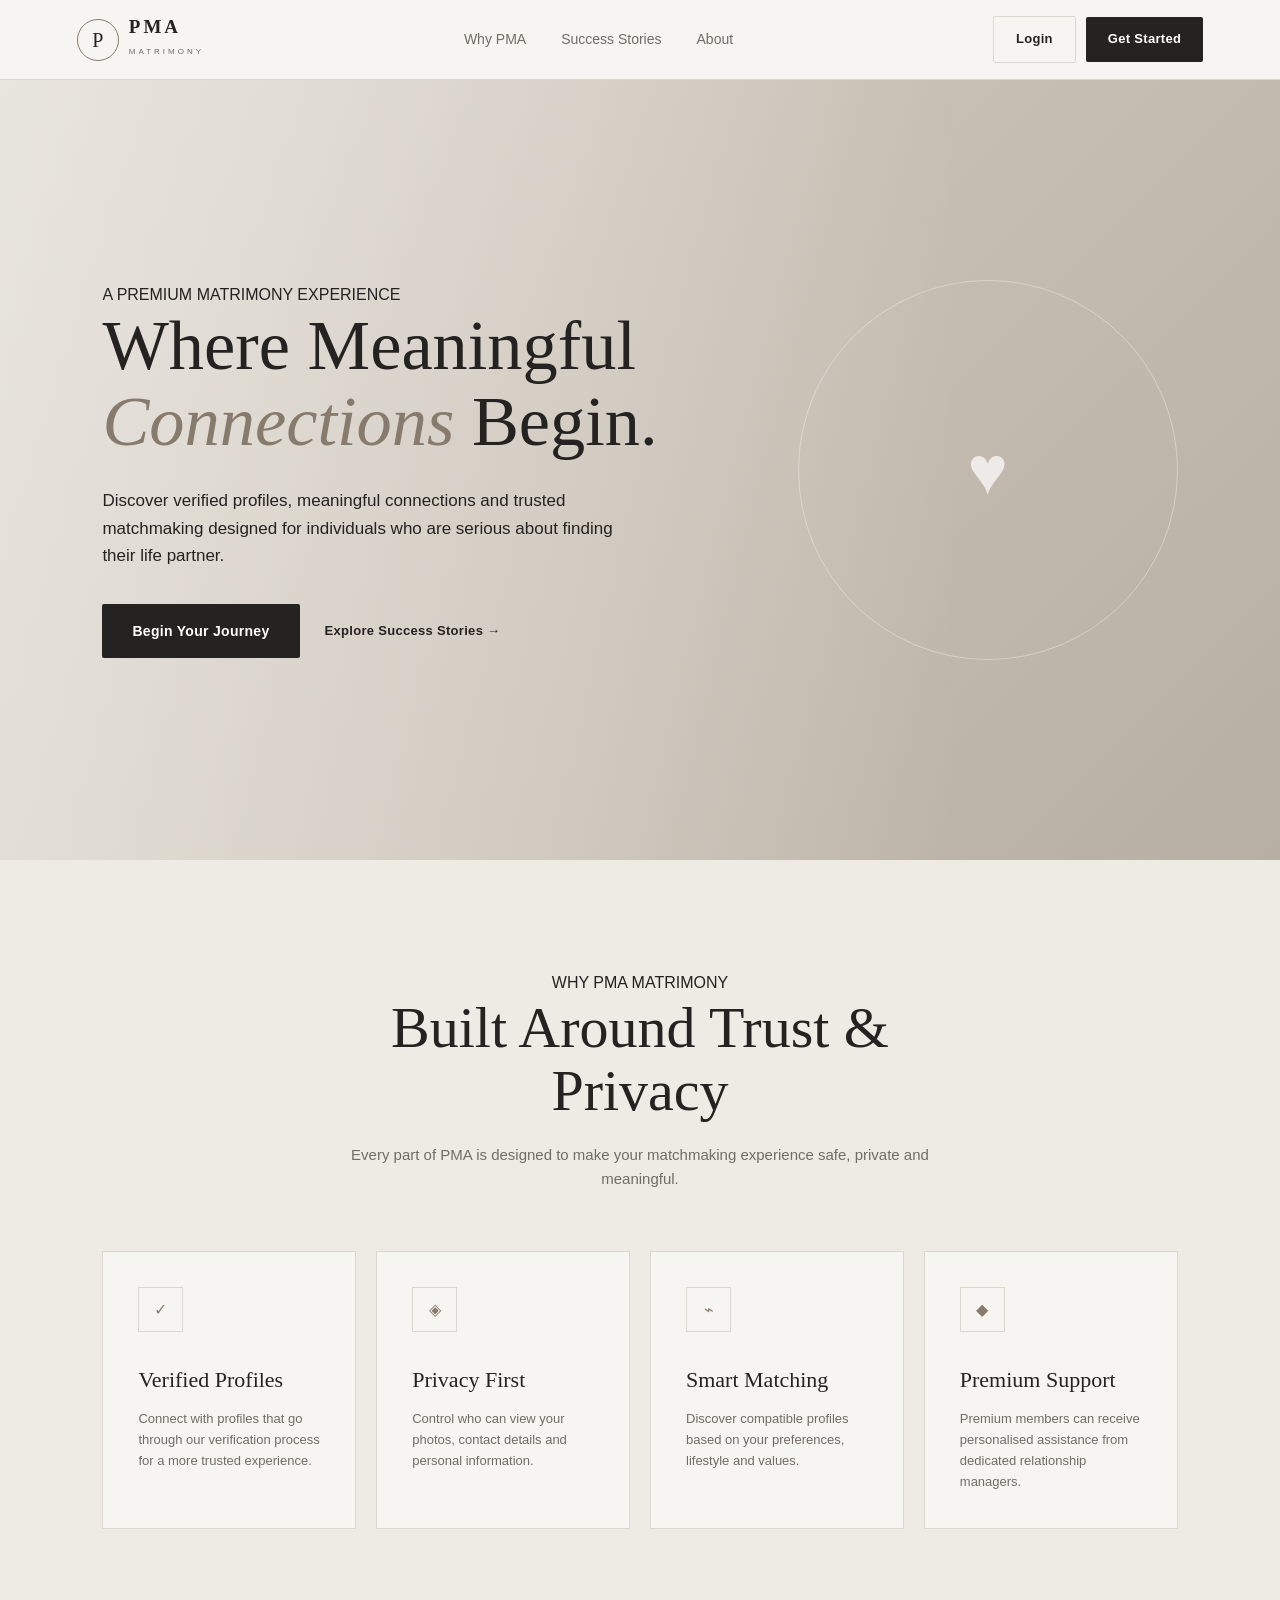
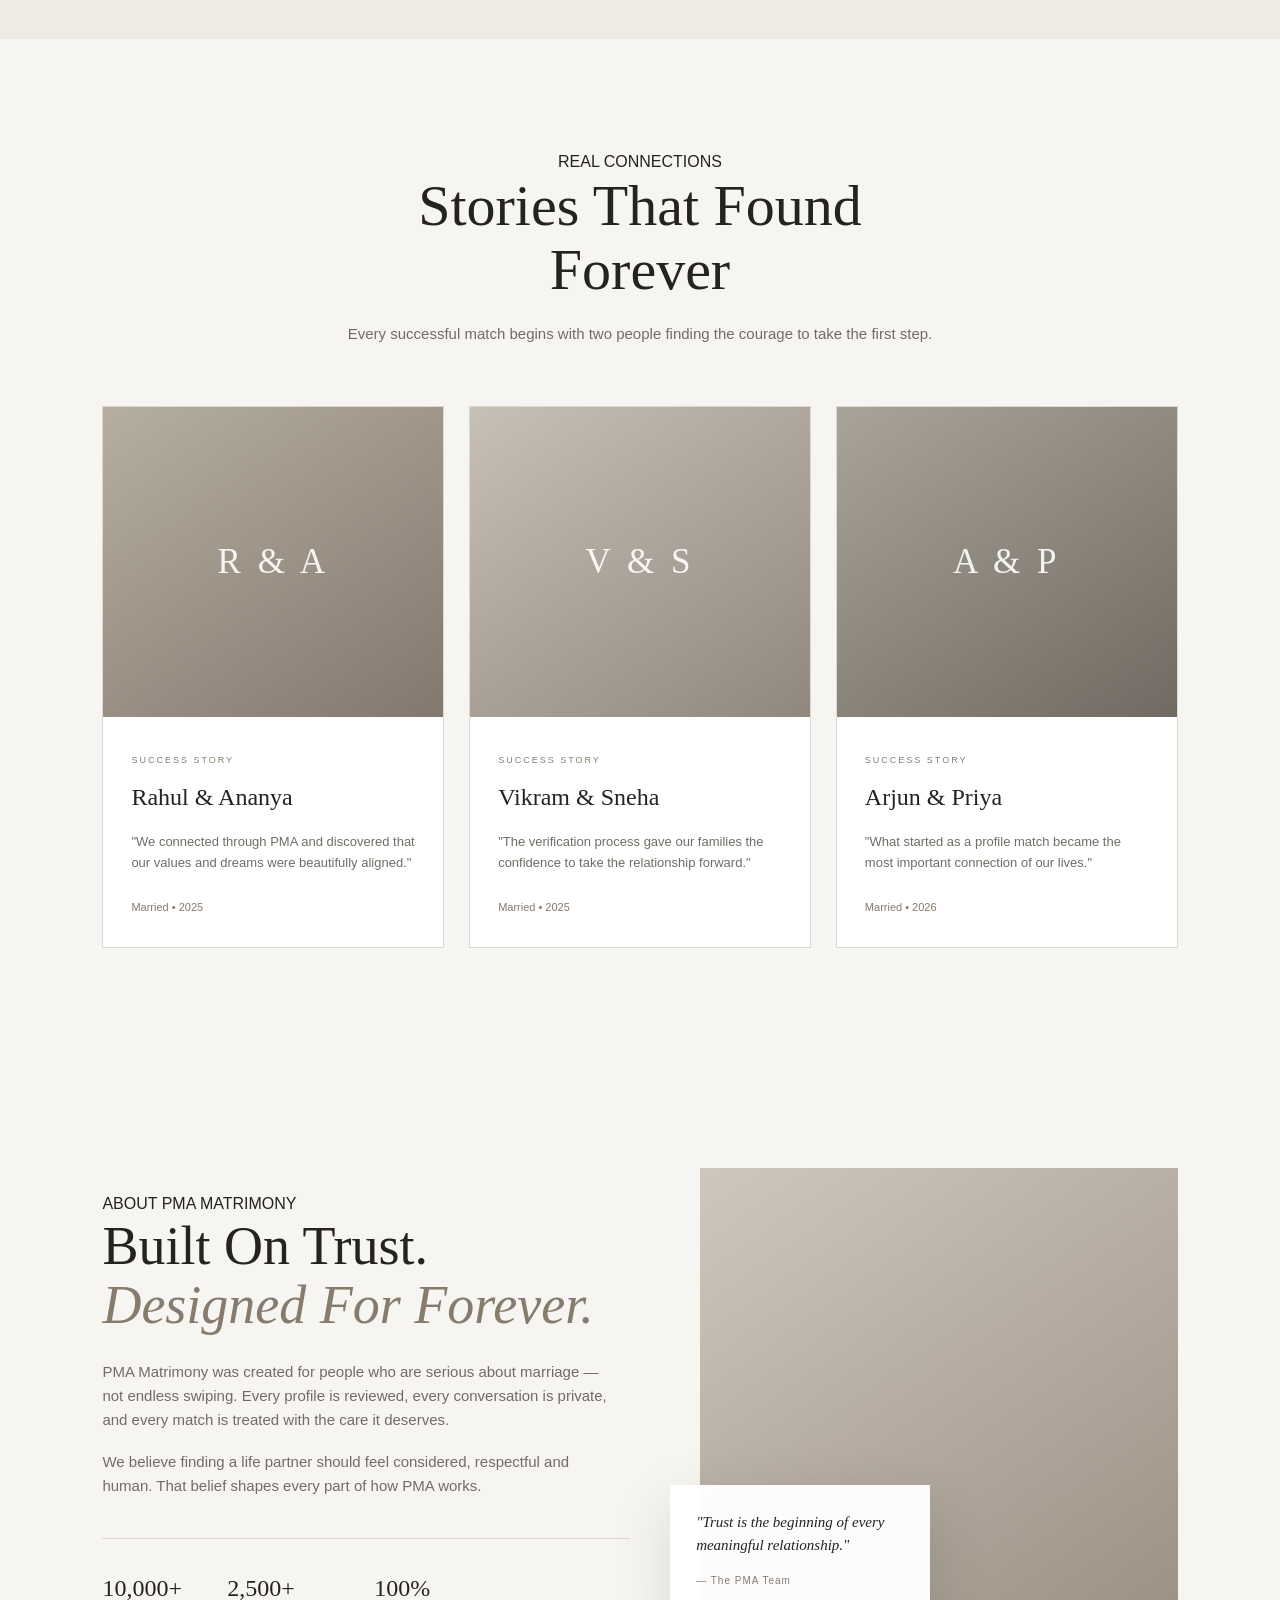
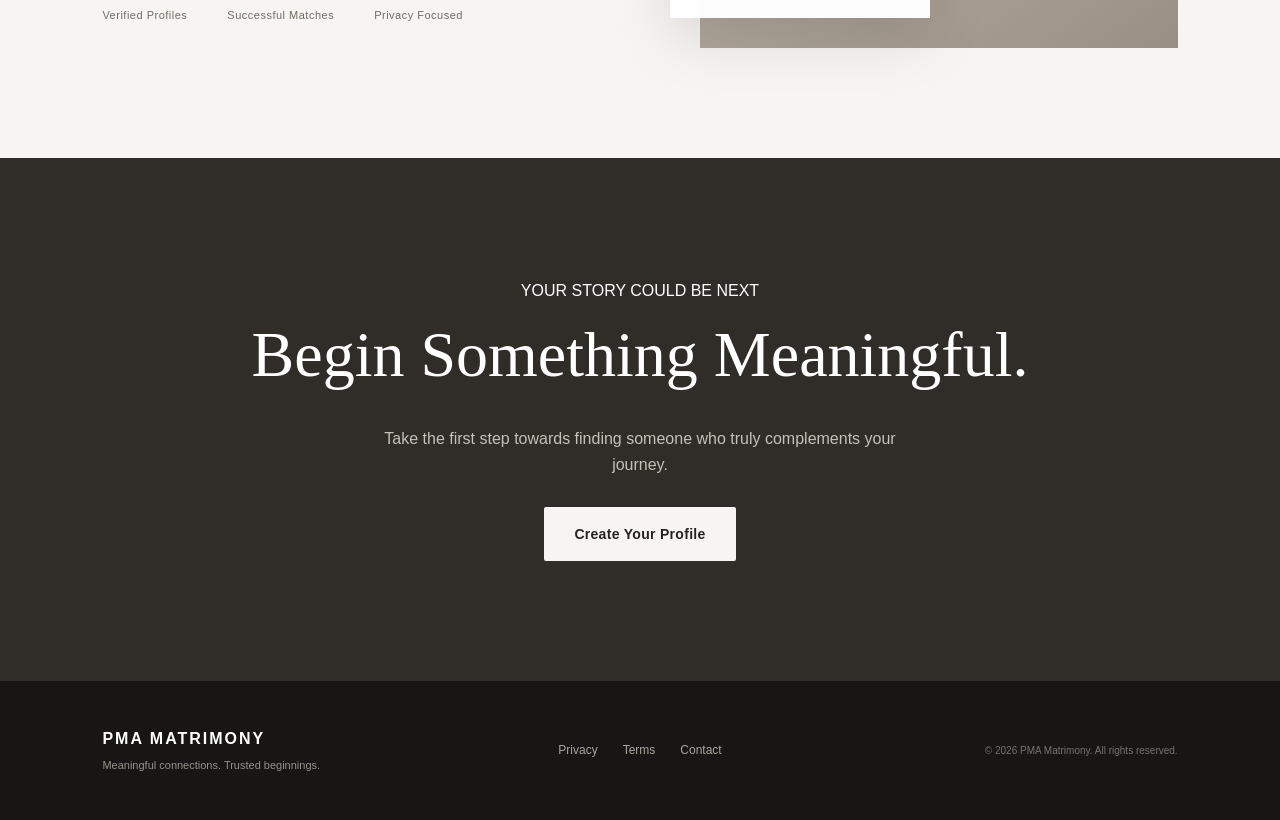
<file: index.html>
<!DOCTYPE html>
<html lang="en">
<head>
    <meta charset="UTF-8">
    <meta name="viewport" content="width=device-width, initial-scale=1.0">

    <title>PMA Matrimony | Find Your Meaningful Match</title>
    <link rel="stylesheet" href="style.css">
</head>

<body>

<!-- ================= HEADER ================= -->

<header class="header">

    <div class="logo">
        <span class="logo-mark">P</span>
        <div>
            <h2>PMA</h2>
            <small>MATRIMONY</small>
        </div>
    </div>

    <nav class="navbar">
        <a href="#features">Why PMA</a>
        <a href="#stories">Success Stories</a>
        <a href="#about">About</a>
    </nav>

    <div class="header-buttons">
        <a href="login.html" class="btn btn-outline">Login</a>
        <a href="signup.html" class="btn btn-primary">Get Started</a>
    </div>

</header>


<!-- ================= HERO ================= -->

<section class="hero">

    <!-- Decorative background layer -->
    <div class="hero-bg" aria-hidden="true">

        <div class="hero-bg-heart">
            <span>♥</span>
        </div>

    </div>


    <!-- Foreground content -->
    <div class="hero-content">

        <span class="eyebrow">
            A PREMIUM MATRIMONY EXPERIENCE
        </span>

        <h1>
            Where Meaningful
            <span>Connections</span>
            Begin.
        </h1>

        <p>
            Discover verified profiles, meaningful connections and
            trusted matchmaking designed for individuals who are
            serious about finding their life partner.
        </p>

        <div class="hero-buttons">

            <a href="signup.html" class="btn btn-primary btn-large">
                Begin Your Journey
            </a>

            <a href="#stories" class="btn btn-text">
                Explore Success Stories →
            </a>

        </div>

    </div>

</section>


<!-- ================= FEATURES ================= -->

<section class="features-section" id="features">

    <div class="section-heading">

        <span class="eyebrow">WHY PMA MATRIMONY</span>

        <h2>
            Built Around
            <span>Trust & Privacy</span>
        </h2>

        <p>
            Every part of PMA is designed to make your matchmaking
            experience safe, private and meaningful.
        </p>

    </div>


    <div class="feature-grid">

        <div class="feature-card">

            <div class="feature-icon">✓</div>

            <h3>Verified Profiles</h3>

            <p>
                Connect with profiles that go through our verification
                process for a more trusted experience.
            </p>

        </div>


        <div class="feature-card">

            <div class="feature-icon">◈</div>

            <h3>Privacy First</h3>

            <p>
                Control who can view your photos, contact details and
                personal information.
            </p>

        </div>


        <div class="feature-card">

            <div class="feature-icon">⌁</div>

            <h3>Smart Matching</h3>

            <p>
                Discover compatible profiles based on your preferences,
                lifestyle and values.
            </p>

        </div>


        <div class="feature-card">

            <div class="feature-icon">◆</div>

            <h3>Premium Support</h3>

            <p>
                Premium members can receive personalised assistance
                from dedicated relationship managers.
            </p>

        </div>

    </div>

</section>


<!-- ================= SUCCESS STORIES ================= -->

<section class="stories-section" id="stories">

    <div class="section-heading">

        <span class="eyebrow">REAL CONNECTIONS</span>

        <h2>
            Stories That
            <span>Found Forever</span>
        </h2>

        <p>
            Every successful match begins with two people finding
            the courage to take the first step.
        </p>

    </div>


    <div class="story-grid">

        <article class="story-card">

            <div class="story-photo">
                <span>R & A</span>
            </div>

            <div class="story-content">

                <span class="story-label">SUCCESS STORY</span>

                <h3>Rahul & Ananya</h3>

                <p>
                    "We connected through PMA and discovered that
                    our values and dreams were beautifully aligned."
                </p>

                <small>Married • 2025</small>

            </div>

        </article>


        <article class="story-card">

            <div class="story-photo story-photo-two">
                <span>V & S</span>
            </div>

            <div class="story-content">

                <span class="story-label">SUCCESS STORY</span>

                <h3>Vikram & Sneha</h3>

                <p>
                    "The verification process gave our families
                    the confidence to take the relationship forward."
                </p>

                <small>Married • 2025</small>

            </div>

        </article>


        <article class="story-card">

            <div class="story-photo story-photo-three">
                <span>A & P</span>
            </div>

            <div class="story-content">

                <span class="story-label">SUCCESS STORY</span>

                <h3>Arjun & Priya</h3>

                <p>
                    "What started as a profile match became
                    the most important connection of our lives."
                </p>

                <small>Married • 2026</small>

            </div>

        </article>

    </div>

</section>

<!-- ================= ABOUT ================= -->

<section class="about-section" id="about">

    <div class="about-inner">

        <div class="about-text">

            <span class="eyebrow">ABOUT PMA MATRIMONY</span>

            <h2>
                Built On Trust.
                <span>Designed For Forever.</span>
            </h2>

            <p>
                PMA Matrimony was created for people who are serious
                about marriage — not endless swiping. Every profile is
                reviewed, every conversation is private, and every match
                is treated with the care it deserves.
            </p>

            <p>
                We believe finding a life partner should feel
                considered, respectful and human. That belief shapes
                every part of how PMA works.
            </p>

            <div class="about-stats">

                <div>
                    <strong>10,000+</strong>
                    <span>Verified Profiles</span>
                </div>

                <div>
                    <strong>2,500+</strong>
                    <span>Successful Matches</span>
                </div>

                <div>
                    <strong>100%</strong>
                    <span>Privacy Focused</span>
                </div>

            </div>

        </div>


        <div class="about-visual">

            <div class="about-image"></div>

            <div class="about-quote">

                <p>
                    "Trust is the beginning of
                    every meaningful relationship."
                </p>

                <small>— The PMA Team</small>

            </div>

        </div>

    </div>

</section>

<!-- ================= CTA ================= -->

<section class="cta-section">

    <div>

        <span class="eyebrow">YOUR STORY COULD BE NEXT</span>

        <h2>
            Begin Something
            <span>Meaningful.</span>
        </h2>

        <p>
            Take the first step towards finding someone
            who truly complements your journey.
        </p>

        <a href="signup.html" class="btn btn-light btn-large">
            Create Your Profile
        </a>

    </div>

</section>


<!-- ================= FOOTER ================= -->

<footer class="footer">

    <div class="footer-logo">
        <strong>PMA MATRIMONY</strong>
        <p>Meaningful connections. Trusted beginnings.</p>
    </div>

    <div class="footer-links">
        <a href="#">Privacy</a>
        <a href="#">Terms</a>
        <a href="#">Contact</a>
    </div>

    <p class="copyright">
        © 2026 PMA Matrimony. All rights reserved.
    </p>

</footer>

<!-- ================= PREMIUM SPLASH BUFFER ================= -->

<div class="splash-overlay" id="splashOverlay" aria-hidden="true">

    <div class="splash-content">

        <h1 class="splash-letters" aria-label="PMA">
            <span>P</span><span>M</span><span>A</span>
        </h1>

        <span class="splash-sub">MATRIMONY</span>

        <div class="splash-divider"></div>

        <p class="splash-quote">
            Where Meaningful Connections Begin.
        </p>

    </div>

</div>

<script src="script.js"></script>

</body>
</html>
</file>
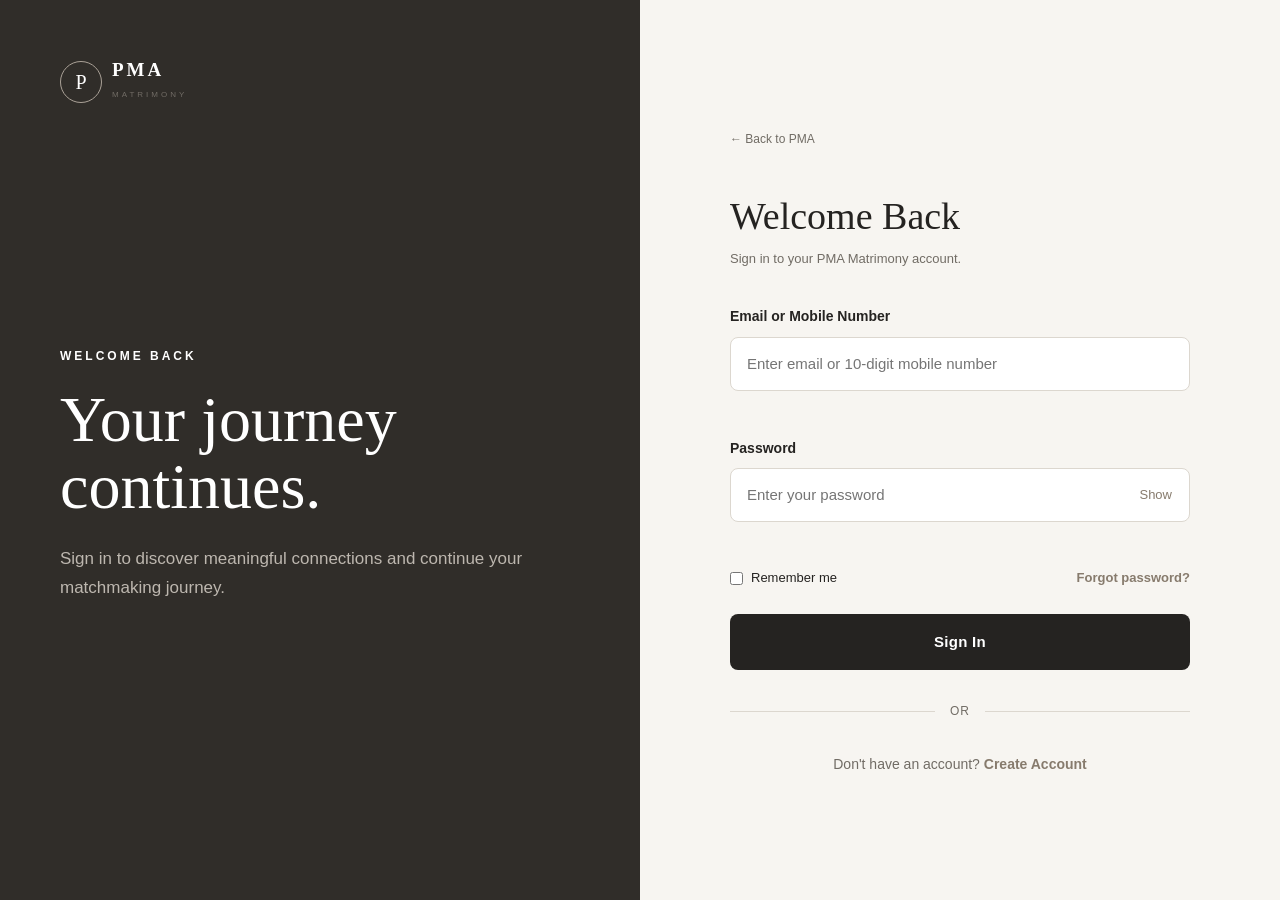
<file: homepage.html>
<!DOCTYPE html>
<html lang="en">

<head>

    <meta charset="UTF-8">

    <meta name="viewport"
          content="width=device-width, initial-scale=1.0">

    <title>PMA Matrimony | Home</title>
    <link rel="stylesheet" href="style.css">

</head>


<body class="dashboard-page">


<header class="dashboard-header">


    <div class="logo">

        <span class="logo-mark">P</span>

        <div>
            <h2>PMA</h2>
            <small>MATRIMONY</small>
        </div>

    </div>


    <nav class="dashboard-nav">

        <a class="active" href="#">
            Matches
        </a>

        <a href="#">
            Discover
        </a>

        <a href="#">
            Shortlist
        </a>

        <a href="#">
            Messages
        </a>

    </nav>


    <div class="dashboard-user">

        <div class="user-avatar">
            U
        </div>

        <span>My Profile</span>

        <button onclick="logoutUser()">
            Logout
        </button>

    </div>


</header>


<main class="dashboard-container">
        <!-- DRAFT SAVED NOTICE -->

    <div class="draft-notice" id="draftNotice" style="display:none;">

        <div class="draft-notice-icon">✓</div>

        <div class="draft-notice-text">

            <strong>Your details have been saved.</strong>

            Please complete your profile to get premium matches.

        </div>

        <button
            type="button"
            class="draft-notice-close"
            id="draftNoticeClose"
            aria-label="Close">

            ×

        </button>

    </div>


    <!-- WELCOME -->

    <section class="dashboard-welcome">

        <div>

            <span class="eyebrow">
                YOUR PMA JOURNEY
            </span>

            <h1>
                Welcome back.
            </h1>

            <p>
                Here are a few profiles we think
                could be meaningful connections.
            </p>

        </div>


        <div class="profile-strength">

            <span>Profile Strength</span>

            <strong>72%</strong>

            <div class="strength-bar">

                <div></div>

            </div>

            <small>
                Complete your profile to improve matches.
            </small>

        </div>

    </section>


    <!-- FILTERS -->

    <section class="match-toolbar">

        <div>

            <h2>Recommended Matches</h2>

            <p>
                Curated based on your preferences
            </p>

        </div>


        <button class="btn btn-outline">
            Filters
        </button>

    </section>


    <!-- MATCHES -->

    <section class="matches-grid">


        <article class="match-profile">

            <div class="profile-photo">
                <span>Profile 01</span>
            </div>

            <div class="match-details">

                <span class="verified">
                    ✓ VERIFIED
                </span>

                <h3>Profile Name</h3>

                <p>
                    28 yrs • Professional
                </p>

                <p>
                    Coimbatore, Tamil Nadu
                </p>

                <div class="match-actions">

                    <button class="btn btn-outline">
                        View Profile
                    </button>

                    <button class="btn btn-primary">
                        Express Interest
                    </button>

                </div>

            </div>

        </article>


        <article class="match-profile">

            <div class="profile-photo profile-two">
                <span>Profile 02</span>
            </div>

            <div class="match-details">

                <span class="verified">
                    ✓ VERIFIED
                </span>

                <h3>Profile Name</h3>

                <p>
                    27 yrs • Professional
                </p>

                <p>
                    Chennai, Tamil Nadu
                </p>

                <div class="match-actions">

                    <button class="btn btn-outline">
                        View Profile
                    </button>

                    <button class="btn btn-primary">
                        Express Interest
                    </button>

                </div>

            </div>

        </article>


        <article class="match-profile">

            <div class="profile-photo profile-three">
                <span>Profile 03</span>
            </div>

            <div class="match-details">

                <span class="verified">
                    ✓ VERIFIED
                </span>

                <h3>Profile Name</h3>

                <p>
                    30 yrs • Entrepreneur
                </p>

                <p>
                    Bengaluru, Karnataka
                </p>

                <div class="match-actions">

                    <button class="btn btn-outline">
                        View Profile
                    </button>

                    <button class="btn btn-primary">
                        Express Interest
                    </button>

                </div>

            </div>

        </article>


    </section>

</main>


<script src="script.js"></script>

</body>
</html>
</file>
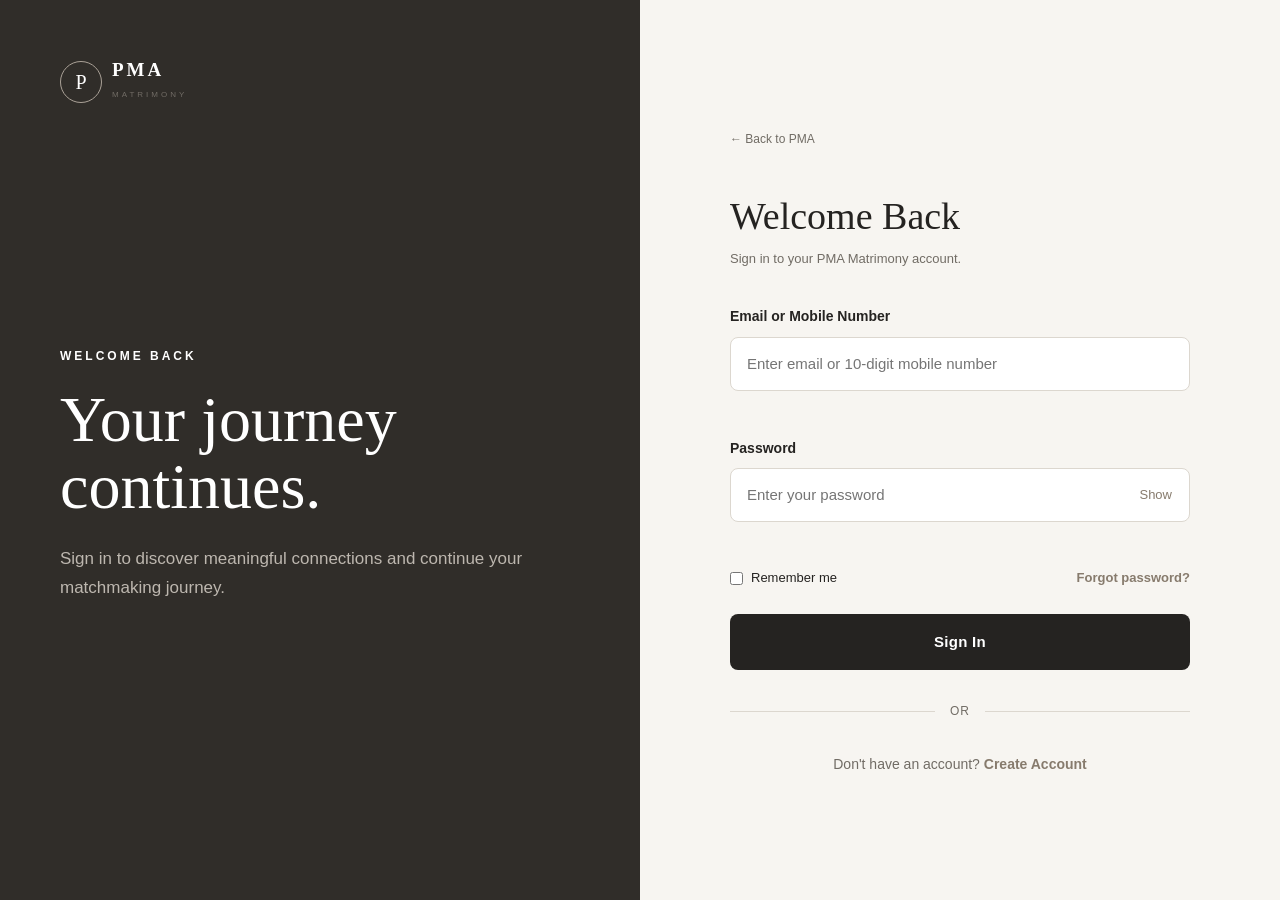
<file: login.html>
<!DOCTYPE html>
<html lang="en">

<head>
    <meta charset="UTF-8">

    <meta name="viewport" content="width=device-width, initial-scale=1.0">

    <title>Login | PMA Matrimony</title>
    <link rel="stylesheet" href="style.css">
</head>

<body class="auth-page">

    <div class="auth-container">

        <!-- LEFT BRAND SECTION -->
        <div class="auth-brand">

            <div class="logo auth-logo">

                <span class="logo-mark">P</span>

                <div>
                    <h2>PMA</h2>
                    <small>MATRIMONY</small>
                </div>

            </div>

            <div class="auth-brand-content">

                <span class="eyebrow">
                    WELCOME BACK
                </span>

                <h1>
                    Your journey
                    <span>continues.</span>
                </h1>

                <p>
                    Sign in to discover meaningful connections
                    and continue your matchmaking journey.
                </p>

            </div>

        </div>


        <!-- LOGIN FORM -->
        <div class="auth-form-container">

        <div class="auth-form auth-view active" id="viewSignIn">

                <a href="index.html" class="back-link">
                    ← Back to PMA
                </a>


                <h2>Welcome Back</h2>

                <p class="form-intro">
                    Sign in to your PMA Matrimony account.
                </p>


                <form id="loginForm">

                    <!-- EMAIL OR MOBILE -->
                    <div class="form-group">

                        <label for="loginId">
                            Email or Mobile Number
                        </label>

                        <input
                            type="text"
                            id="loginId"
                            placeholder="Enter email or 10-digit mobile number"
                            autocomplete="username"
                        >

                        <small
                            class="error-message"
                            id="loginIdError">
                        </small>

                    </div>


                    <!-- PASSWORD -->
                    <div class="form-group">

                        <label for="password">
                            Password
                        </label>

                        <div class="password-wrapper">

                            <input
                                type="password"
                                id="password"
                                placeholder="Enter your password"
                                autocomplete="current-password"
                            >

                            <button
                                type="button"
                                class="password-toggle"
                                onclick="togglePassword('password')">
                                Show
                            </button>

                        </div>

                        <small
                            class="error-message"
                            id="passwordError">
                        </small>

                    </div>


                    <!-- OPTIONS -->
                    <div class="form-options">

                        <label class="remember">

                            <input
                                type="checkbox"
                                id="rememberMe"
                            >

                            <span>Remember me</span>

                        </label>

                        <a href="#" id="forgotPassword">
                            Forgot password?
                        </a>

                    </div>


                    <!-- LOGIN BUTTON -->
                    <button
                        type="submit"
                        class="btn btn-primary auth-submit">
                        Sign In
                        
                    </button>


                    <div
                        class="success-message"
                        id="loginSuccess">
                    </div>

                </form>


                <!-- DIVIDER -->
                <div class="auth-divider">
                    <span>OR</span>
                </div>


                <!-- SIGN UP -->
                <p class="signup-text">

                    Don't have an account?

                    <a href="signup.html">
                        Create Account
                    </a>

                </p>

            </div>
            <div class="auth-form auth-view" id="viewForgot">
                 <a href="#" class="back-link" id="backToLogin">
                ← Back to Sign In
            </a>

            <h2>Reset Password</h2>

            <p class="form-intro" id="forgotIntro">
                Enter your registered email or mobile number
                and we'll send you a 6-digit OTP.
            </p>


            <!-- ============================================
                 STAGE A : IDENTIFIER (email / mobile)
            ============================================ -->

            <div class="forgot-stage" id="stageIdentifier">

                <div class="form-group">

                    <label for="resetId">
                        Email or Mobile Number
                    </label>

                    <input
                        type="text"
                        id="resetId"
                        placeholder="Enter email or 10-digit mobile number"
                        autocomplete="username"
                    >

                    <small
                        class="error-message"
                        id="resetIdError">
                    </small>

                </div>


                <button
                    type="button"
                    class="btn btn-primary auth-submit"
                    id="sendOtpBtn">

                    Send OTP

                </button>


                <div
                    class="success-message"
                    id="resetSuccess">
                </div>

            </div>


            <!-- ============================================
                 STAGE B : OTP (6 boxes)
            ============================================ -->

            <div class="forgot-stage hidden" id="stageOtp">

                <p class="otp-sent-to">
                    OTP sent to
                    <strong id="otpTarget"></strong>
                </p>


                <label class="otp-label">
                    Enter the 6-digit OTP
                </label>


                <div class="otp-boxes" id="otpBoxes">

                    <input type="text" inputmode="numeric"
                           maxlength="1" class="otp-input">

                    <input type="text" inputmode="numeric"
                           maxlength="1" class="otp-input">

                    <input type="text" inputmode="numeric"
                           maxlength="1" class="otp-input">

                    <input type="text" inputmode="numeric"
                           maxlength="1" class="otp-input">

                    <input type="text" inputmode="numeric"
                           maxlength="1" class="otp-input">

                    <input type="text" inputmode="numeric"
                           maxlength="1" class="otp-input">

                </div>


                <small
                    class="error-message"
                    id="otpError">
                </small>


                <button
                    type="button"
                    class="btn btn-primary auth-submit"
                    id="verifyOtpBtn">

                    Verify &amp; Continue

                </button>


                <p class="resend-line">

                    Didn't receive it?

                    <a href="#" id="resendOtp">
                        Resend OTP
                    </a>

                    <span id="resendTimer"></span>

                </p>

            </div>
                        <!-- ============================================
                 STAGE C : NEW PASSWORD
            ============================================ -->

            <div class="forgot-stage hidden" id="stageNewPassword">

                <p class="otp-sent-to">
                    OTP verified for
                    <strong id="verifiedTarget"></strong>
                </p>


                <div class="form-group">

                    <label for="newPassword">
                        New Password
                    </label>

                    <div class="password-wrapper">

                        <input
                            type="password"
                            id="newPassword"
                            placeholder="Create a new password"
                            autocomplete="new-password"
                        >

                        <button
                            type="button"
                            class="password-toggle"
                            onclick="togglePassword('newPassword')">

                            Show

                        </button>

                    </div>

                    <small
                        class="error-message"
                        id="newPasswordError">
                    </small>

                </div>


                <div class="form-group">

                    <label for="confirmPassword">
                        Confirm Password
                    </label>

                    <div class="password-wrapper">

                        <input
                            type="password"
                            id="confirmPassword"
                            placeholder="Re-enter your new password"
                            autocomplete="new-password"
                        >

                        <button
                            type="button"
                            class="password-toggle"
                            onclick="togglePassword('confirmPassword')">

                            Show

                        </button>

                    </div>

                    <small
                        class="error-message"
                        id="confirmPasswordError">
                    </small>

                </div>


                <button
                    type="button"
                    class="btn btn-primary auth-submit"
                    id="resetPasswordBtn">

                    Reset Password

                </button>

            </div>


            <!-- ============================================
                 STAGE D : SUCCESS
            ============================================ -->

            <div class="forgot-stage hidden" id="stageSuccess">

                <div class="reset-success">

                    <div class="reset-success-icon">
                        ✓
                    </div>

                    <h3>Password Reset</h3>

                    <p>
                        Your password has been reset successfully.
                        You can now sign in with your new password.
                    </p>

                    <button
                        type="button"
                        class="btn btn-primary auth-submit"
                        id="goToLoginBtn">

                        Back to Sign In

                    </button>

                </div>

            </div>
            </div>

        </div>

    </div>


    <script src="script.js"></script>

</body>
</html>
</file>
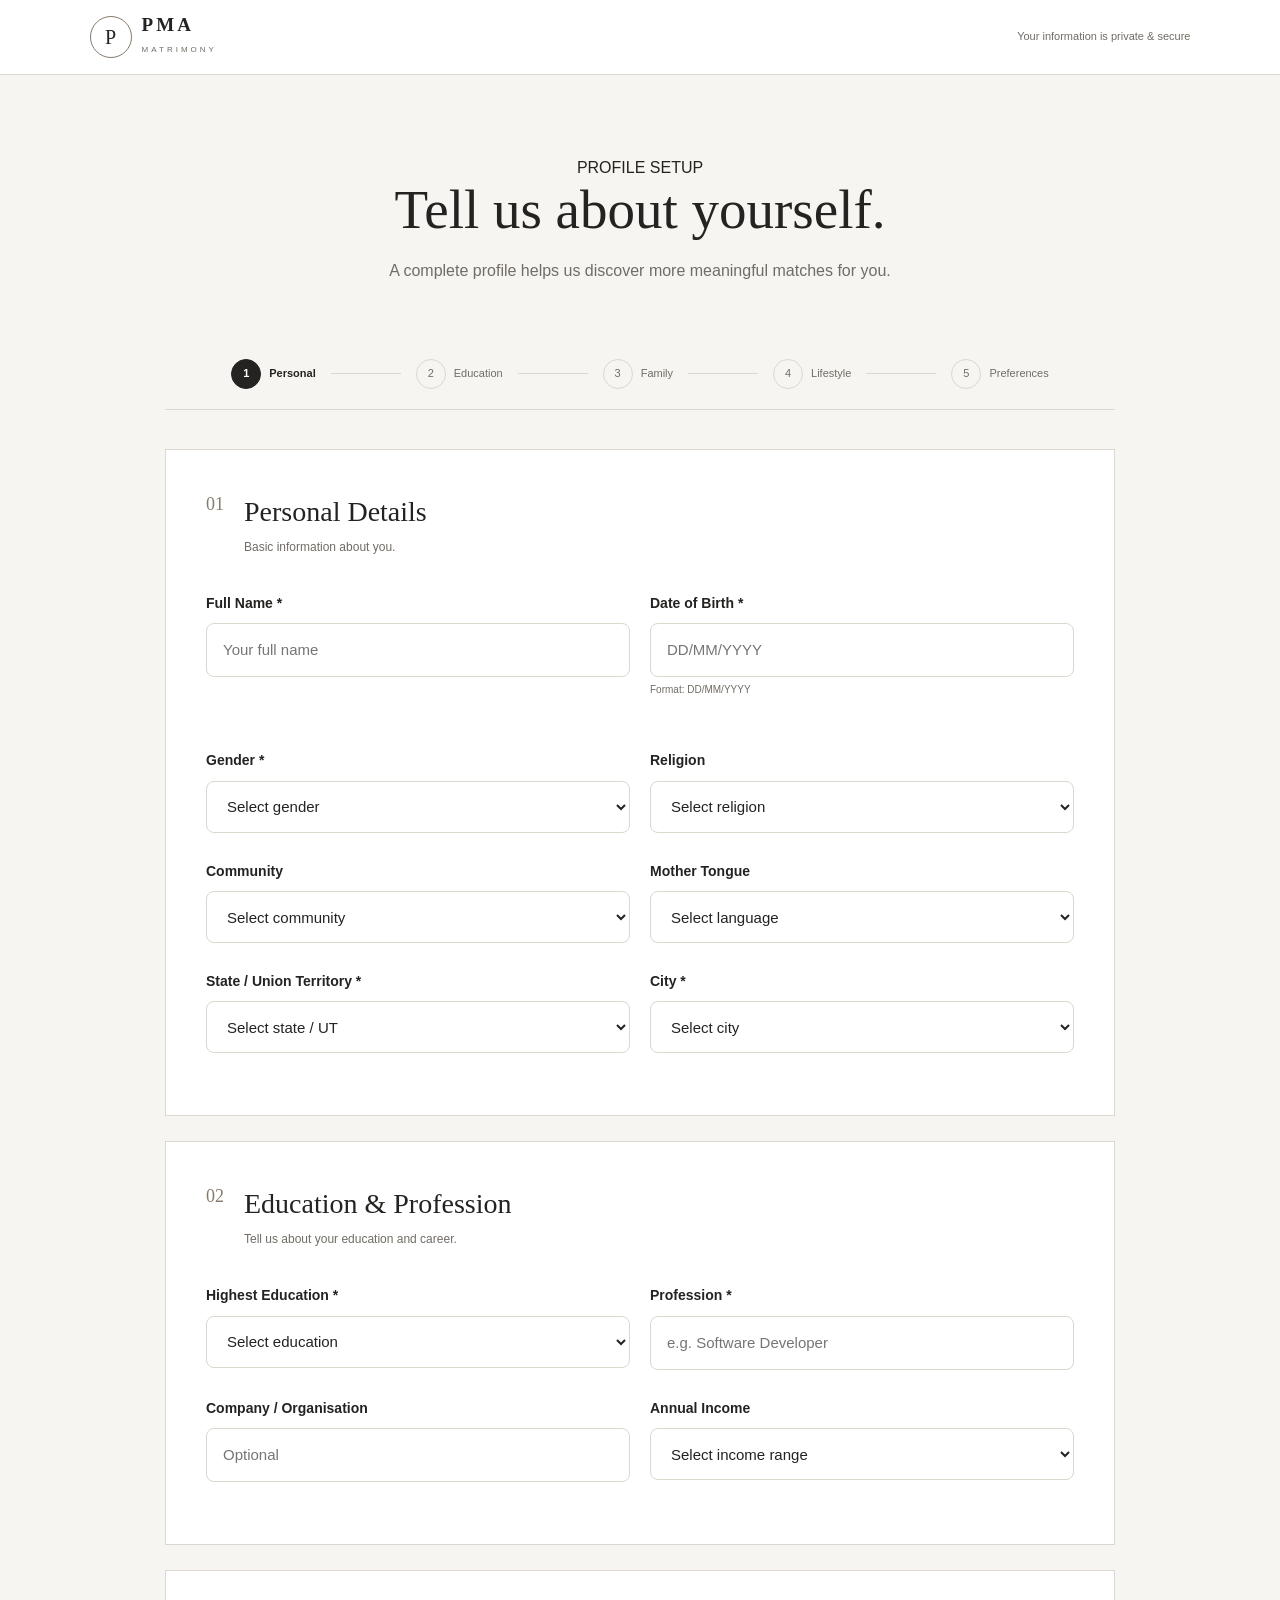
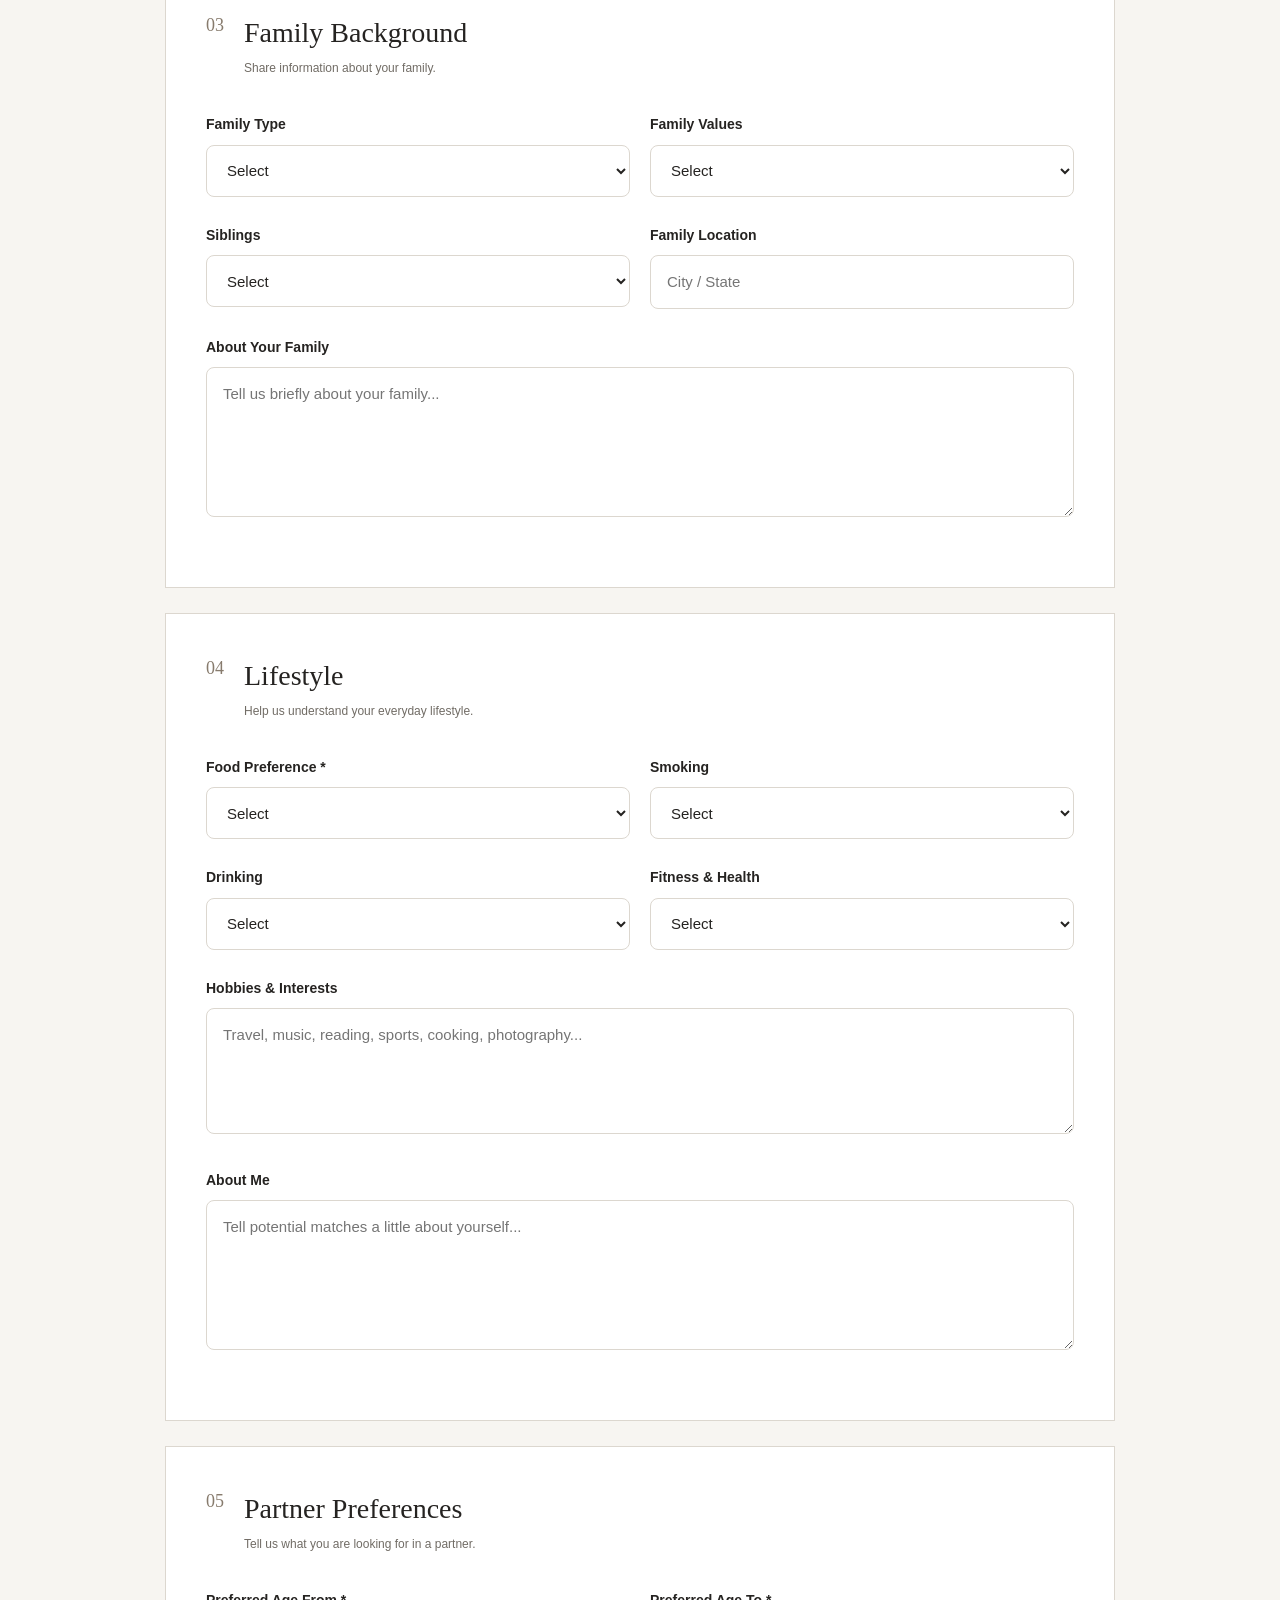
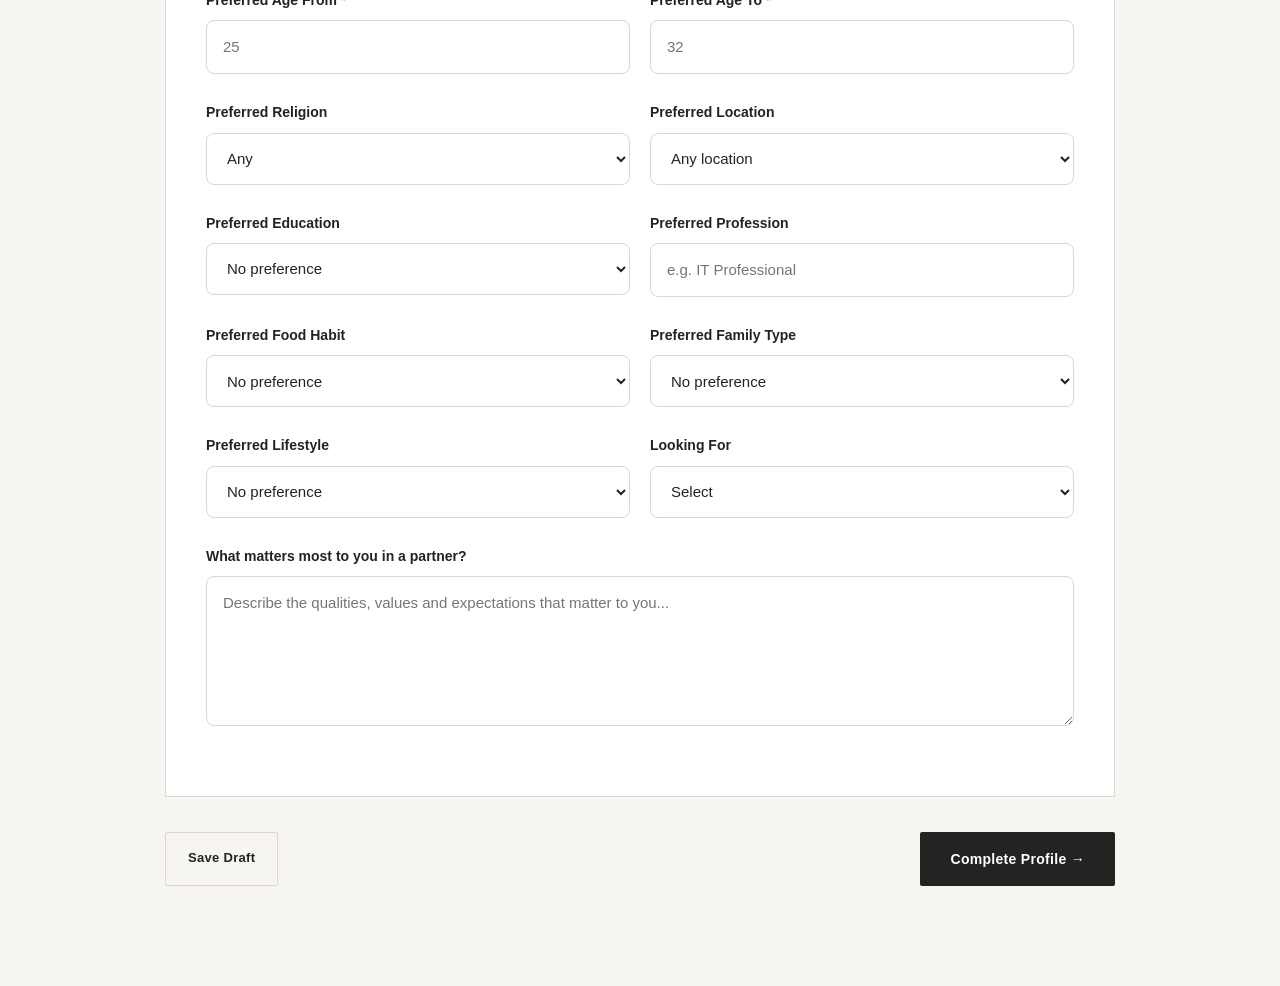
<file: profile_setup.html>
<!DOCTYPE html>

<html lang="en">

<head>

<meta charset="UTF-8">

<meta name="viewport"
      content="width=device-width, initial-scale=1.0">

<title>Profile Setup | PMA Matrimony</title>
<link rel="stylesheet" href="style.css">


</head>

<body class="profile-page">

<!-- ================= HEADER ================= -->

<header class="profile-header">


<div class="logo">

    <span class="logo-mark">P</span>

    <div>
        <h2>PMA</h2>
        <small>MATRIMONY</small>
    </div>

</div>


<span class="save-text">
    Your information is private & secure
</span>


</header>

<!-- ================= MAIN ================= -->

<main class="profile-container">


<!-- PAGE HEADING -->

<div class="profile-heading">

    <span class="eyebrow">
        PROFILE SETUP
    </span>

    <h1>
        Tell us about
        <span>yourself.</span>
    </h1>

    <p>
        A complete profile helps us discover
        more meaningful matches for you.
    </p>

</div>


<!-- ================= PROGRESS ================= -->

<div class="profile-progress" id="profileProgress">

    <div class="progress-step active" data-target="section-personal">
        <span>1</span>
        Personal
    </div>

    <div class="progress-line"></div>

    <div class="progress-step" data-target="section-education">
        <span>2</span>
        Education
    </div>

    <div class="progress-line"></div>

    <div class="progress-step" data-target="section-family">
        <span>3</span>
        Family
    </div>

    <div class="progress-line"></div>

    <div class="progress-step" data-target="section-lifestyle">
        <span>4</span>
        Lifestyle
    </div>

    <div class="progress-line"></div>

    <div class="progress-step" data-target="section-preferences">
        <span>5</span>
        Preferences
    </div>

</div>


<form id="profileForm">


    <!-- =================================================
         01 PERSONAL DETAILS
    ================================================= -->

    <section class="profile-section" id="section-personal">

        <div class="profile-section-heading">

            <span>01</span>

            <div>

                <h2>Personal Details</h2>

                <p>
                    Basic information about you.
                </p>

            </div>

        </div>


        <div class="form-grid">


            <!-- NAME -->

            <div class="form-group">

                <label for="profileName">
                    Full Name *
                </label>

                <input
                    type="text"
                    id="profileName"
                    placeholder="Your full name">

            </div>


            <!-- DATE OF BIRTH -->

            <div class="form-group">

                <label for="dob">
                    Date of Birth *
                </label>

                <input
                    type="text"
                    id="dob"
                    placeholder="DD/MM/YYYY"
                    maxlength="10"
                    inputmode="numeric">

                <small class="form-hint">
                    Format: DD/MM/YYYY
                </small>

                <small
                    class="error-message"
                    id="dobError">
                </small>

            </div>


            <!-- GENDER -->

            <div class="form-group">

                <label for="profileGender">
                    Gender *
                </label>

                <select id="profileGender">

                    <option value="">
                        Select gender
                    </option>

                    <option value="male">
                        Male
                    </option>

                    <option value="female">
                        Female
                    </option>

                    <option value="other">
                        Other
                    </option>

                </select>

            </div>


            <!-- RELIGION -->

            <div class="form-group">

                <label for="religion">
                    Religion
                </label>

                <select id="religion">

                    <option value="">
                        Select religion
                    </option>

                    <option>Hindu</option>

                    <option>Muslim</option>

                    <option>Christian</option>

                    <option>Sikh</option>

                    <option>Jain</option>

                    <option>Buddhist</option>

                    <option>Parsi / Zoroastrian</option>

                    <option>Jewish</option>

                    <option>Other</option>

                    <option>Prefer not to say</option>

                </select>

            </div>


            <!-- COMMUNITY -->

            <div class="form-group">

                <label for="community">
                    Community
                </label>

                <select id="community">

                    <option value="">
                        Select community
                    </option>

                    <optgroup label="Broad Community">

                        <option>Brahmin</option>

                        <option>Kshatriya</option>

                        <option>Vaishya</option>

                        <option>Other Hindu Community</option>

                    </optgroup>


                    <optgroup label="Regional / Cultural Communities">

                        <option>Tamil</option>

                        <option>Telugu</option>

                        <option>Kannada</option>

                        <option>Malayali</option>

                        <option>Marathi</option>

                        <option>Gujarati</option>

                        <option>Punjabi</option>

                        <option>Bengali</option>

                        <option>Rajasthani</option>

                        <option>North Indian</option>

                        <option>Other Regional Community</option>

                    </optgroup>


                    <optgroup label="Other">

                        <option>Other</option>

                        <option>Prefer not to say</option>

                    </optgroup>

                </select>

            </div>


            <!-- MOTHER TONGUE -->

            <div class="form-group">

                <label for="motherTongue">
                    Mother Tongue
                </label>

                <select id="motherTongue">

                    <option value="">
                        Select language
                    </option>

                    <option>Tamil</option>

                    <option>Telugu</option>

                    <option>Kannada</option>

                    <option>Malayalam</option>

                    <option>Hindi</option>

                    <option>English</option>

                    <option>Marathi</option>

                    <option>Gujarati</option>

                    <option>Bengali</option>

                    <option>Punjabi</option>

                    <option>Odia</option>

                    <option>Assamese</option>

                    <option>Other</option>

                </select>

            </div>


            <!-- STATE -->

            <div class="form-group">

                <label for="state">
                    State / Union Territory *
                </label>

                <select id="state">

                    <option value="">
                        Select state / UT
                    </option>

                    <option>Andhra Pradesh</option>
                    <option>Arunachal Pradesh</option>
                    <option>Assam</option>
                    <option>Bihar</option>
                    <option>Chhattisgarh</option>
                    <option>Goa</option>
                    <option>Gujarat</option>
                    <option>Haryana</option>
                    <option>Himachal Pradesh</option>
                    <option>Jharkhand</option>
                    <option>Karnataka</option>
                    <option>Kerala</option>
                    <option>Madhya Pradesh</option>
                    <option>Maharashtra</option>
                    <option>Manipur</option>
                    <option>Meghalaya</option>
                    <option>Mizoram</option>
                    <option>Nagaland</option>
                    <option>Odisha</option>
                    <option>Punjab</option>
                    <option>Rajasthan</option>
                    <option>Sikkim</option>
                    <option>Tamil Nadu</option>
                    <option>Telangana</option>
                    <option>Tripura</option>
                    <option>Uttar Pradesh</option>
                    <option>Uttarakhand</option>
                    <option>West Bengal</option>

                    <option>Andaman and Nicobar Islands</option>
                    <option>Chandigarh</option>
                    <option>Dadra and Nagar Haveli and Daman and Diu</option>
                    <option>Delhi</option>
                    <option>Jammu and Kashmir</option>
                    <option>Ladakh</option>
                    <option>Lakshadweep</option>
                    <option>Puducherry</option>

                </select>

            </div>


            <!-- CITY -->

            <div class="form-group">

                <label for="city">
                    City *
                </label>

                <select id="city">

                    <option value="">
                        Select city
                    </option>

                    <option>Chennai</option>

                    <option>Coimbatore</option>

                    <option>Madurai</option>

                    <option>Salem</option>

                    <option>Tiruchirappalli</option>

                    <option>Tiruppur</option>

                    <option>Erode</option>

                    <option>Thanjavur</option>

                    <option>Bengaluru</option>

                    <option>Hyderabad</option>

                    <option>Mumbai</option>

                    <option>Pune</option>

                    <option>Delhi</option>

                    <option>New Delhi</option>

                    <option>Kolkata</option>

                    <option>Ahmedabad</option>

                    <option>Jaipur</option>

                    <option>Lucknow</option>

                    <option>Kochi</option>

                    <option>Thiruvananthapuram</option>

                    <option>Visakhapatnam</option>

                    <option>Vijayawada</option>

                    <option>Bhubaneswar</option>

                    <option>Chandigarh</option>

                    <option>Other Indian City</option>

                    <option>Outside India</option>

                </select>

            </div>

        </div>

    </section>


    <!-- =================================================
         02 EDUCATION & PROFESSION
    ================================================= -->

    <section class="profile-section" id="section-education">

        <div class="profile-section-heading">

            <span>02</span>

            <div>

                <h2>Education & Profession</h2>

                <p>
                    Tell us about your education and career.
                </p>

            </div>

        </div>


        <div class="form-grid">


            <div class="form-group">

                <label for="education">
                    Highest Education *
                </label>

                <select id="education">

                    <option value="">
                        Select education
                    </option>

                    <option>Higher Secondary</option>

                    <option>Diploma</option>

                    <option>Undergraduate</option>

                    <option>Graduate</option>

                    <option>Post Graduate</option>

                    <option>Doctorate</option>

                    <option>Professional Qualification</option>

                    <option>Other</option>

                </select>

            </div>


            <div class="form-group">

                <label for="profession">
                    Profession *
                </label>

                <input
                    type="text"
                    id="profession"
                    placeholder="e.g. Software Developer">

            </div>


            <div class="form-group">

                <label for="company">
                    Company / Organisation
                </label>

                <input
                    type="text"
                    id="company"
                    placeholder="Optional">

            </div>


            <div class="form-group">

                <label for="income">
                    Annual Income
                </label>

                <select id="income">

                    <option value="">
                        Select income range
                    </option>

                    <option>Below ₹5 Lakhs</option>

                    <option>₹5 - ₹10 Lakhs</option>

                    <option>₹10 - ₹20 Lakhs</option>

                    <option>₹20 - ₹40 Lakhs</option>

                    <option>₹40 Lakhs+</option>

                    <option>Prefer not to say</option>

                </select>

            </div>

        </div>

    </section>


    <!-- =================================================
         03 FAMILY BACKGROUND
    ================================================= -->

    <section class="profile-section" id="section-family">

        <div class="profile-section-heading">

            <span>03</span>

            <div>

                <h2>Family Background</h2>

                <p>
                    Share information about your family.
                </p>

            </div>

        </div>


        <div class="form-grid">


            <div class="form-group">

                <label for="familyType">
                    Family Type
                </label>

                <select id="familyType">

                    <option value="">
                        Select
                    </option>

                    <option>Nuclear Family</option>

                    <option>Joint Family</option>

                    <option>Extended Family</option>

                </select>

            </div>


            <div class="form-group">

                <label for="familyValues">
                    Family Values
                </label>

                <select id="familyValues">

                    <option value="">
                        Select
                    </option>

                    <option>Traditional</option>

                    <option>Moderate</option>

                    <option>Liberal</option>

                </select>

            </div>


            <div class="form-group">

                <label for="siblings">
                    Siblings
                </label>

                <select id="siblings">

                    <option value="">
                        Select
                    </option>

                    <option>None</option>

                    <option>1</option>

                    <option>2</option>

                    <option>3</option>

                    <option>4+</option>

                </select>

            </div>


            <div class="form-group">

                <label for="familyLocation">
                    Family Location
                </label>

                <input
                    type="text"
                    id="familyLocation"
                    placeholder="City / State">

            </div>


            <div class="form-group full-width">

                <label for="familyAbout">
                    About Your Family
                </label>

                <textarea
                    id="familyAbout"
                    rows="5"
                    placeholder="Tell us briefly about your family..."></textarea>

            </div>

        </div>

    </section>


    <!-- =================================================
         04 LIFESTYLE
    ================================================= -->

    <section class="profile-section" id="section-lifestyle">

        <div class="profile-section-heading">

            <span>04</span>

            <div>

                <h2>Lifestyle</h2>

                <p>
                    Help us understand your everyday lifestyle.
                </p>

            </div>

        </div>


        <div class="form-grid">


            <!-- FOOD -->

            <div class="form-group">

                <label for="diet">
                    Food Preference *
                </label>

                <select id="diet">

                    <option value="">
                        Select
                    </option>

                    <option>Vegetarian</option>

                    <option>Eggetarian</option>

                    <option>Non-Vegetarian</option>

                    <option>Vegan</option>

                    <option>Jain Vegetarian</option>

                    <option>Other</option>

                </select>

            </div>


            <!-- SMOKING -->

            <div class="form-group">

                <label for="smoking">
                    Smoking
                </label>

                <select id="smoking">

                    <option value="">
                        Select
                    </option>

                    <option>Never</option>

                    <option>Occasionally</option>

                    <option>Regularly</option>

                    <option>Prefer not to say</option>

                </select>

            </div>


            <!-- DRINKING -->

            <div class="form-group">

                <label for="drinking">
                    Drinking
                </label>

                <select id="drinking">

                    <option value="">
                        Select
                    </option>

                    <option>Never</option>

                    <option>Occasionally</option>

                    <option>Regularly</option>

                    <option>Prefer not to say</option>

                </select>

            </div>


            <!-- FITNESS -->

            <div class="form-group">

                <label for="fitness">
                    Fitness & Health
                </label>

                <select id="fitness">

                    <option value="">
                        Select
                    </option>

                    <option>Very Active</option>

                    <option>Active</option>

                    <option>Moderately Active</option>

                    <option>Occasionally Active</option>

                </select>

            </div>


            <!-- HOBBIES -->

            <div class="form-group full-width">

                <label for="hobbies">
                    Hobbies & Interests
                </label>

                <textarea
                    id="hobbies"
                    rows="4"
                    placeholder="Travel, music, reading, sports, cooking, photography..."></textarea>

            </div>


            <!-- ABOUT ME -->

            <div class="form-group full-width">

                <label for="aboutMe">
                    About Me
                </label>

                <textarea
                    id="aboutMe"
                    rows="5"
                    placeholder="Tell potential matches a little about yourself..."></textarea>

            </div>

        </div>

    </section>


    <!-- =================================================
         05 PARTNER PREFERENCES
    ================================================= -->

    <section class="profile-section" id="section-preferences">

        <div class="profile-section-heading">

            <span>05</span>

            <div>

                <h2>Partner Preferences</h2>

                <p>
                    Tell us what you are looking for in a partner.
                </p>

            </div>

        </div>


        <div class="form-grid">


            <!-- AGE -->

            <div class="form-group">

                <label for="preferredAgeFrom">
                    Preferred Age From *
                </label>

                <input
                    type="number"
                    id="preferredAgeFrom"
                    placeholder="25"
                    min="18"
                    max="80">

            </div>


            <div class="form-group">

                <label for="preferredAgeTo">
                    Preferred Age To *
                </label>

                <input
                    type="number"
                    id="preferredAgeTo"
                    placeholder="32"
                    min="18"
                    max="80">

            </div>


            <!-- RELIGION -->

            <div class="form-group">

                <label for="preferredReligion">
                    Preferred Religion
                </label>

                <select id="preferredReligion">

                    <option value="">
                        Any
                    </option>

                    <option>Hindu</option>

                    <option>Muslim</option>

                    <option>Christian</option>

                    <option>Sikh</option>

                    <option>Jain</option>

                    <option>Buddhist</option>

                    <option>Other</option>

                </select>

            </div>


            <!-- LOCATION -->

            <div class="form-group">

                <label for="preferredLocation">
                    Preferred Location
                </label>

                <select id="preferredLocation">

                    <option value="">
                        Any location
                    </option>

                    <option>Same City</option>

                    <option>Same State</option>

                    <option>Anywhere in India</option>

                    <option>NRI / Overseas</option>

                    <option>Open to All</option>

                </select>

            </div>


            <!-- EDUCATION -->

            <div class="form-group">

                <label for="preferredEducation">
                    Preferred Education
                </label>

                <select id="preferredEducation">

                    <option value="">
                        No preference
                    </option>

                    <option>Graduate</option>

                    <option>Post Graduate</option>

                    <option>Doctorate</option>

                    <option>Professional Qualification</option>

                    <option>No preference</option>

                </select>

            </div>


            <!-- PROFESSION -->

            <div class="form-group">

                <label for="preferredProfession">
                    Preferred Profession
                </label>

                <input
                    type="text"
                    id="preferredProfession"
                    placeholder="e.g. IT Professional">

            </div>


            <!-- FOOD -->

            <div class="form-group">

                <label for="preferredDiet">
                    Preferred Food Habit
                </label>

                <select id="preferredDiet">

                    <option value="">
                        No preference
                    </option>

                    <option>Vegetarian</option>

                    <option>Eggetarian</option>

                    <option>Non-Vegetarian</option>

                    <option>Vegan</option>

                    <option>No preference</option>

                </select>

            </div>


            <!-- FAMILY -->

            <div class="form-group">

                <label for="preferredFamily">
                    Preferred Family Type
                </label>

                <select id="preferredFamily">

                    <option value="">
                        No preference
                    </option>

                    <option>Nuclear Family</option>

                    <option>Joint Family</option>

                    <option>Either</option>

                </select>

            </div>


            <!-- LIFESTYLE -->

            <div class="form-group">

                <label for="preferredLifestyle">
                    Preferred Lifestyle
                </label>

                <select id="preferredLifestyle">

                    <option value="">
                        No preference
                    </option>

                    <option>Traditional</option>

                    <option>Moderate</option>

                    <option>Modern</option>

                    <option>Flexible</option>

                </select>

            </div>


            <!-- MARRIAGE INTENTION -->

            <div class="form-group">

                <label for="marriageIntent">
                    Looking For
                </label>

                <select id="marriageIntent">

                    <option value="">
                        Select
                    </option>

                    <option>Serious Relationship</option>

                    <option>Marriage</option>

                    <option>Family-Oriented Marriage</option>

                </select>

            </div>


            <!-- PREFERENCE DESCRIPTION -->

            <div class="form-group full-width">

                <label for="partnerDescription">
                    What matters most to you in a partner?
                </label>

                <textarea
                    id="partnerDescription"
                    rows="5"
                    placeholder="Describe the qualities, values and expectations that matter to you..."></textarea>

            </div>

        </div>

    </section>


    <!-- ================= ACTIONS ================= -->

    <div class="profile-actions">

        <button
            type="button"
            class="btn btn-outline"
            onclick="saveProfileDraft()">

            Save Draft

        </button>


        <button
            type="submit"
            class="btn btn-primary btn-large">

            Complete Profile →

        </button>

    </div>


    <div
        id="profileError"
        class="profile-form-error">
    </div>


</form>


</main>

<script src="script.js"></script>

</body>

</html>
</file>
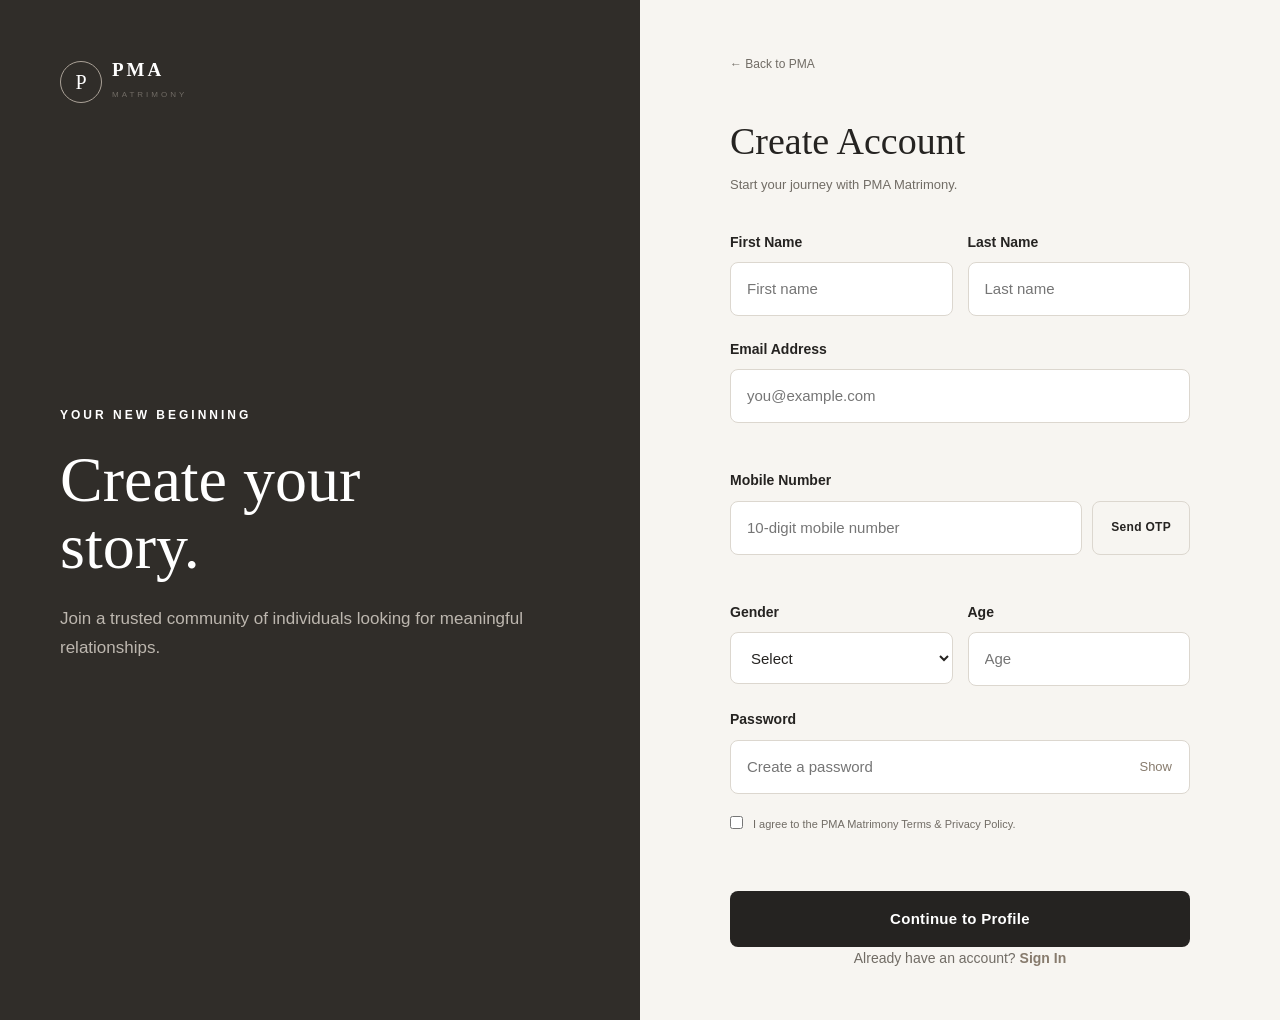
<file: signup.html>
<!DOCTYPE html>
<html lang="en">

<head>

    <meta charset="UTF-8">

    <meta name="viewport"
          content="width=device-width, initial-scale=1.0">

    <title>Create Account | PMA Matrimony</title>
    <link rel="stylesheet" href="style.css">

</head>


<body class="auth-page">


<div class="auth-container">


    <!-- BRAND SIDE -->

    <div class="auth-brand">

        <div class="logo auth-logo">

            <span class="logo-mark">P</span>

            <div>
                <h2>PMA</h2>
                <small>MATRIMONY</small>
            </div>

        </div>


        <div class="auth-brand-content">

            <span class="eyebrow">
                YOUR NEW BEGINNING
            </span>

            <h1>
                Create your
                <span>story.</span>
            </h1>

            <p>
                Join a trusted community of individuals
                looking for meaningful relationships.
            </p>

        </div>

    </div>


    <!-- SIGNUP -->

    <div class="auth-form-container">

        <div class="auth-form">

            <a href="index.html"
               class="back-link">
                ← Back to PMA
            </a>


            <h2>Create Account</h2>

            <p class="form-intro">
                Start your journey with PMA Matrimony.
            </p>


            <form id="signupForm">


                <div class="form-row">

                    <div class="form-group">

                        <label>First Name</label>

                        <input
                            type="text"
                            id="firstName"
                            placeholder="First name">

                    </div>


                    <div class="form-group">

                        <label>Last Name</label>

                        <input
                            type="text"
                            id="lastName"
                            placeholder="Last name">

                    </div>

                </div>


                <div class="form-group">

                    <label>Email Address</label>

                    <input
                        type="email"
                        id="signupEmail"
                        placeholder="you@example.com">

                    <small
                        class="error-message"
                        id="signupEmailError">
                    </small>

                </div>


                <div class="form-group">

    <label>Mobile Number</label>

    <div class="mobile-row">

        <input
            type="tel"
            id="signupMobile"
            placeholder="10-digit mobile number"
            maxlength="10">

        <button
            type="button"
            class="btn btn-outline send-otp-btn"
            id="sendOtpBtn">

            Send OTP

        </button>

    </div>

    <small
        class="error-message"
        id="signupMobileError">
    </small>

</div>


                <div class="form-row">

                    <div class="form-group">

                        <label>Gender</label>

                        <select id="gender">

                            <option value="">
                                Select
                            </option>

                            <option value="male">
                                Male
                            </option>

                            <option value="female">
                                Female
                            </option>

                        </select>

                    </div>


                    <div class="form-group">

                        <label>Age</label>

                        <input
                            type="number"
                            id="age"
                            placeholder="Age"
                            min="18"
                            max="80">

                    </div>

                </div>


                <div class="form-group">

                    <label>Password</label>

                    <div class="password-wrapper">

                        <input
                            type="password"
                            id="signupPassword"
                            placeholder="Create a password">

                        <button
                            type="button"
                            class="password-toggle"
                            onclick="togglePassword('signupPassword')">

                            Show

                        </button>

                    </div>

                </div>


                <label class="terms-check">

                    <input
                        type="checkbox"
                        id="terms">

                    <span>
                        I agree to the PMA Matrimony
                        Terms & Privacy Policy.
                    </span>

                </label>


                <small
                    class="error-message"
                    id="signupError">
                </small>


                <button
                    type="submit"
                    class="btn btn-primary auth-submit">

                    Continue to Profile

                </button>


            </form>


            <p class="signup-text">

                Already have an account?

                <a href="login.html">
                    Sign In
                </a>

            </p>

        </div>

    </div>

</div>

<!-- =====================================================
     MOBILE OTP VERIFICATION MODAL
===================================================== -->

<div class="otp-modal-overlay" id="otpModal" aria-hidden="true">

    <div class="otp-modal" role="dialog" aria-modal="true">

        <button
            type="button"
            class="otp-modal-close"
            id="otpModalClose"
            aria-label="Close">

            ×

        </button>


        <h2 class="otp-modal-title">
            Verify Your Mobile Number
        </h2>

        <p class="otp-modal-sub">
            We've sent a 6-digit verification code to
            <strong id="otpModalTarget">your mobile number</strong>.
        </p>


        <div class="otp-boxes" id="signupOtpBoxes">

            <input type="text" inputmode="numeric" maxlength="1" class="otp-input">
            <input type="text" inputmode="numeric" maxlength="1" class="otp-input">
            <input type="text" inputmode="numeric" maxlength="1" class="otp-input">
            <input type="text" inputmode="numeric" maxlength="1" class="otp-input">
            <input type="text" inputmode="numeric" maxlength="1" class="otp-input">
            <input type="text" inputmode="numeric" maxlength="1" class="otp-input">

        </div>

        <small class="error-message" id="signupOtpError"></small>


        <button
            type="button"
            class="btn btn-primary auth-submit"
            id="verifyOtpSubmit">

            Verify OTP

        </button>


        <p class="resend-line">

            Didn't receive the code?

            <a href="#" id="signupResendOtp">
                Resend OTP
            </a>

            <span id="signupResendMsg"></span>

        </p>

    </div>

</div>

<script src="script.js"></script>

</body>
</html>
</file>
<file: style.css>
/* =====================================================
   PMA MATRIMONY
   PREMIUM GLOBAL STYLES
===================================================== */


/* ================= RESET ================= */

* {
    margin: 0;
    padding: 0;
    box-sizing: border-box;
}


html {
    scroll-behavior: smooth;
}


body {
    font-family:
        Inter,
        "Segoe UI",
        Arial,
        sans-serif;

    background: #f7f5f1;

    color: #252321;

    line-height: 1.6;
}


a {
    text-decoration: none;
    color: inherit;
}


button,
input,
select,
textarea {
    font: inherit;
}


button {
    cursor: pointer;
}


/* ================= VARIABLES ================= */

:root {

    --ivory: #f7f5f1;

    --cream: #eeebe4;

    --white: #ffffff;

    --charcoal: #252321;

    --dark: #171615;

    --muted: #716c65;

    --border: #dcd7cf;

    --taupe: #a79e91;

    --bronze: #877b6d;

    --soft-dark: #302d29;

}


/* ================= LOGO ================= */

.logo {
    display: flex;
    align-items: center;
    gap: 10px;
}


.logo-mark {
    width: 42px;
    height: 42px;

    display: flex;
    align-items: center;
    justify-content: center;

    border: 1px solid var(--bronze);

    font-family: Georgia, serif;

    font-size: 20px;

    border-radius: 50%;
}


.logo h2 {
    font-family: Georgia, serif;

    font-size: 19px;

    letter-spacing: 3px;

    line-height: 1;
}


.logo small {
    font-size: 8px;

    letter-spacing: 3px;

    color: var(--muted);
}


/* ================= HEADER ================= */

.header {
    min-height: 80px;

    padding: 0 6%;

    display: flex;

    align-items: center;

    justify-content: space-between;

    background: rgba(247, 245, 241, 0.96);

    border-bottom: 1px solid var(--border);

    position: sticky;

    top: 0;

    z-index: 100;
}


.navbar {
    display: flex;

    gap: 35px;
}


.navbar a {
    font-size: 14px;

    color: var(--muted);

    transition: 0.3s;
}


.navbar a:hover {
    color: var(--charcoal);
}


.header-buttons {
    display: flex;

    align-items: center;

    gap: 10px;
}


/* ================= BUTTONS ================= */

.btn {
    border: none;

    padding: 12px 22px;

    border-radius: 2px;

    display: inline-flex;

    justify-content: center;

    align-items: center;

    font-size: 13px;

    font-weight: 600;

    letter-spacing: 0.3px;

    transition: all 0.3s ease;
}


.btn-primary {
    background: var(--charcoal);

    color: white;
}


.btn-primary:hover {
    background: #000;

    transform: translateY(-2px);
}


.btn-outline {
    border: 1px solid var(--border);

    background: transparent;

    color: var(--charcoal);
}


.btn-outline:hover {
    background: var(--cream);

    border-color: var(--taupe);
}


.btn-text {
    padding-left: 0;

    color: var(--charcoal);
}


.btn-light {
    background: var(--ivory);

    color: var(--charcoal);
}


.btn-large {
    padding: 16px 30px;

    font-size: 14px;
}


/* ================= HERO ================= */

.hero {
    position: relative;

    min-height: 780px;

    padding: 100px 8%;

    display: flex;
    align-items: center;

    overflow: hidden;

    isolation: isolate;
}


/* ---------- BACKGROUND LAYER ---------- */

.hero-bg {
    position: absolute;
    inset: 0;

    z-index: -1;

    background:
        linear-gradient(
            135deg,
            #d8d2c9 0%,
            #c9c1b6 40%,
            #b8afa3 100%
        );
}


/* Subtle soft veil on the left so text is readable */

.hero-bg::after {
    content: "";

    position: absolute;
    inset: 0;

    background:
        linear-gradient(
            90deg,
            rgba(247, 245, 241, 0.55) 0%,
            rgba(247, 245, 241, 0.25) 45%,
            rgba(247, 245, 241, 0) 75%
        );

    pointer-events: none;
}


/* The heart-in-circle motif */

.hero-bg-heart {
    position: absolute;

    right: 8%;
    top: 50%;

    transform: translateY(-50%);

    width: 380px;
    height: 380px;

    border-radius: 50%;

    border: 1px solid rgba(255, 255, 255, 0.35);

    display: flex;
    align-items: center;
    justify-content: center;

    color: rgba(255, 255, 255, 0.7);

    font-size: 68px;

    pointer-events: none;
}


/* ---------- FOREGROUND CONTENT ---------- */

.hero-content {
    max-width: 650px;

    position: relative;
    z-index: 1;
}


.hero h1 {
    font-family: Georgia, serif;

    font-size: clamp(42px, 5.5vw, 72px);

    font-weight: 400;

    line-height: 1.08;

    margin-bottom: 28px;

    color: var(--charcoal);
}


.hero h1 span {
    font-style: italic;

    color: var(--bronze);
}


.hero-content > p {
    max-width: 540px;

    color: var(--charcoal);

    font-size: 17px;

    margin-bottom: 35px;

    line-height: 1.6;
}


.hero-buttons {
    display: flex;

    align-items: center;

    gap: 25px;

    flex-wrap: wrap;
}


/* ================= SECTIONS ================= */

.features-section,
.stories-section {
    padding: 110px 8%;
}


.features-section {
    background: #eeebe4;
}


.section-heading {
    max-width: 620px;

    margin: 0 auto 60px;

    text-align: center;
}


.section-heading h2 {
    font-family: Georgia, serif;

    font-size: clamp(38px, 5vw, 58px);

    font-weight: 400;

    line-height: 1.1;

    margin-bottom: 20px;
}


.section-heading p {
    color: var(--muted);

    font-size: 15px;
}


/* ================= FEATURE GRID ================= */

.feature-grid {
    display: grid;

    grid-template-columns:
        repeat(4, 1fr);

    gap: 20px;
}


.feature-card {
    background: var(--ivory);

    padding: 35px;

    min-height: 260px;

    border: 1px solid var(--border);

    transition: 0.3s;
}


.feature-card:hover {
    transform: translateY(-5px);

    box-shadow: 0 15px 35px rgba(0,0,0,0.06);
}


.feature-icon {
    width: 45px;

    height: 45px;

    border: 1px solid var(--border);

    display: flex;

    justify-content: center;

    align-items: center;

    margin-bottom: 30px;

    color: var(--bronze);
}


.feature-card h3 {
    font-family: Georgia, serif;

    font-size: 22px;

    font-weight: 400;

    margin-bottom: 12px;
}


.feature-card p {
    color: var(--muted);

    font-size: 13px;
}


/* ================= STORIES ================= */

.story-grid {
    display: grid;

    grid-template-columns:
        repeat(3, 1fr);

    gap: 25px;
}


.story-card {
    background: white;

    border: 1px solid var(--border);
}


.story-photo {
    height: 310px;

    background:
        linear-gradient(
            145deg,
            #b7aea2,
            #82786d
        );

    display: flex;

    justify-content: center;

    align-items: center;

    color: rgba(255,255,255,0.9);

    font-family: Georgia, serif;

    font-size: 35px;

    letter-spacing: 4px;
}


.story-photo-two {
    background:
        linear-gradient(
            145deg,
            #c7c0b7,
            #91887d
        );
}


.story-photo-three {
    background:
        linear-gradient(
            145deg,
            #aaa399,
            #716a62
        );
}


.story-content {
    padding: 28px;
}


.story-label {
    font-size: 9px;

    letter-spacing: 2px;

    color: var(--bronze);
}


.story-content h3 {
    font-family: Georgia, serif;

    font-size: 24px;

    font-weight: 400;

    margin: 8px 0 15px;
}


.story-content p {
    color: var(--muted);

    font-size: 13px;

    margin-bottom: 20px;
}


.story-content small {
    color: var(--bronze);

    font-size: 11px;
}


/* ================= CTA ================= */

.cta-section {
    padding: 120px 8%;

    background: var(--soft-dark);

    color: white;

    text-align: center;
}


.cta-section h2 {
    font-family: Georgia, serif;

    font-size: clamp(42px, 5vw, 65px);

    font-weight: 400;

    margin-bottom: 20px;
}


.cta-section p {
    max-width: 520px;

    margin: 0 auto 30px;

    color: #c5c0b8;
}


/* ================= FOOTER ================= */

.footer {
    padding: 45px 8%;

    background: #171615;

    color: white;

    display: grid;

    grid-template-columns:
        1fr auto 1fr;

    align-items: center;

    gap: 30px;
}


.footer-logo strong {
    letter-spacing: 2px;
}


.footer-logo p {
    color: #96918a;

    font-size: 11px;

    margin-top: 5px;
}


.footer-links {
    display: flex;

    gap: 25px;

    font-size: 12px;

    color: #aaa49c;
}


.copyright {
    text-align: right;

    color: #77736e;

    font-size: 10px;
}


/* =====================================================
   AUTH PAGES
===================================================== */

.auth-page {
    margin: 0;
    padding: 0;
    min-height: 100vh;
    width: 100%;
    overflow-x: hidden;
    background: var(--ivory);
}


.auth-container {
    min-height: 100vh;
    width: 100%;
    display: grid;
    grid-template-columns: 1fr 1fr;
}


/* ================= LEFT BRAND AREA ================= */

.auth-brand {
    min-height: 100vh;
    padding: 60px;
    background: var(--soft-dark);
    color: white;
    display: flex;
    flex-direction: column;
    justify-content: space-between;
    box-sizing: border-box;
}


.auth-brand .logo-mark {
    border-color: #aaa197;
}


.auth-logo {
    flex-shrink: 0;
}


.auth-brand-content {
    max-width: 560px;
    margin: auto 0;
}


.auth-brand-content .eyebrow {
    display: inline-block;
    margin-bottom: 20px;
    font-size: 12px;
    letter-spacing: 3px;
    font-weight: 600;
}


.auth-brand-content h1 {
    font-family: Georgia, serif;
    font-weight: 400;
    font-size: clamp(42px, 5vw, 76px);
    line-height: 1.05;
    margin: 0 0 25px;
}


.auth-brand-content h1 span {
    display: block;
}


.auth-brand-content p {
    max-width: 480px;
    font-size: 17px;
    line-height: 1.7;
    color: #bdb7af;
}


/* ================= FORM AREA ================= */

.auth-form-container {
    min-height: 100vh;
    display: flex;
    align-items: center;
    justify-content: center;
    padding: 50px;
    box-sizing: border-box;
}


.auth-form {
    width: 100%;
    max-width: 460px;
}


.back-link {
    display: inline-block;
    color: var(--muted);
    font-size: 12px;
    margin-bottom: 45px;
    text-decoration: none;
}


.auth-form h2 {
    font-family: Georgia, serif;
    font-size: 38px;
    font-weight: 400;
    line-height: 1.2;
    margin: 0 0 10px;
}


.form-intro {
    color: var(--muted);
    font-size: 13px;
    line-height: 1.6;
    margin: 0 0 35px;
}


/* ================= FORMS ================= */

.form-group {
    width: 100%;
    margin-bottom: 22px;
}


.form-group label {
    display: block;
    font-size: 14px;
    font-weight: 600;
    color: var(--charcoal);
    margin-bottom: 9px;
}


.form-group input,
.form-group select,
.form-group textarea {
    width: 100%;
    min-height: 52px;
    padding: 14px 16px;
    background: white;
    border: 1px solid var(--border);
    border-radius: 8px;
    outline: none;
    color: var(--charcoal);
    font-size: 15px;
    transition: 0.3s;
    box-sizing: border-box;
}


.form-group input:focus,
.form-group select:focus,
.form-group textarea:focus {
    border-color: var(--bronze);
    box-shadow:
        0 0 0 3px rgba(135,123,109,0.08);
}


.form-group select {
    cursor: pointer;
}


.form-group textarea {
    resize: vertical;
    min-height: 100px;
}


/* ================= PASSWORD ================= */

.password-wrapper {
    position: relative;
    width: 100%;
}


.password-wrapper input {
    padding-right: 75px;
}


.password-toggle {
    position: absolute;
    right: 10px;
    top: 50%;
    transform: translateY(-50%);
    border: none;
    background: transparent;
    color: var(--bronze);
    padding: 8px;
    font-size: 13px;
    cursor: pointer;
}


/* ================= OPTIONS ================= */

.form-options {
    width: 100%;
    display: flex;
    justify-content: space-between;
    align-items: center;
    gap: 15px;
    margin: 5px 0 25px;
    font-size: 13px;
}


.form-options a,
.signup-text a {
    color: var(--bronze);
    font-weight: 600;
}


.remember {
    display: flex;
    align-items: center;
    gap: 8px;
}


.remember input {
    width: auto;
}


/* ================= SUBMIT / DIVIDER / SIGNUP ================= */

.auth-submit {
    width: 100%;
    min-height: 54px;
    padding: 16px;
    border: none;
    border-radius: 8px;
    font-size: 15px;
    font-weight: 600;
    cursor: pointer;
}


.auth-divider {
    display: flex;
    align-items: center;
    gap: 15px;
    margin: 32px 0;
}


.auth-divider::before,
.auth-divider::after {
    content: "";
    height: 1px;
    flex: 1;
    background: var(--border);
}


.auth-divider span {
    font-size: 12px;
    letter-spacing: 1px;
    color: var(--muted);
}


.signup-text {
    text-align: center;
    margin: 0;
    font-size: 14px;
    color: var(--muted);
}


.signup-text a {
    text-decoration: none;
}


/* ================= ERROR / SUCCESS ================= */

.error-message {
    display: block;
    min-height: 18px;
    color: #8b5e5e;
    font-size: 12px;
    margin-top: 6px;
}


.success-message {
    color: #66705f;
    font-size: 14px;
    margin-top: 15px;
}


/* ================= SIGNUP FORM ================= */

.form-row {
    display: grid;
    grid-template-columns: 1fr 1fr;
    gap: 15px;
}


.terms-check {
    display: flex;
    gap: 10px;
    align-items: flex-start;
    font-size: 11px;
    color: var(--muted);
    margin-bottom: 15px;
}


/* =====================================================
   PROFILE SETUP
===================================================== */

.profile-page {
    background: var(--ivory);
}


.profile-header {
    min-height: 75px;

    background: white;

    border-bottom: 1px solid var(--border);

    padding: 0 7%;

    display: flex;

    justify-content: space-between;

    align-items: center;
}


.save-text {
    font-size: 11px;

    color: var(--muted);
}


.profile-container {
    max-width: 1000px;

    margin: auto;

    padding: 80px 25px;
}


.profile-heading {
    text-align: center;

    max-width: 650px;

    margin: auto auto 55px;
}


.profile-heading h1 {
    font-family: Georgia, serif;

    font-weight: 400;

    font-size: 55px;

    line-height: 1.05;

    margin-bottom: 20px;
}


.profile-heading p {
    color: var(--muted);
}


/* ================= PROGRESS ================= */

.profile-progress {
    display: flex;

    align-items: center;

    justify-content: center;

    margin-bottom: 60px;
}


.progress-step {
    display: flex;

    align-items: center;

    gap: 8px;

    font-size: 11px;

    color: var(--muted);

    white-space: nowrap;
}


.progress-step span {
    width: 30px;

    height: 30px;

    border: 1px solid var(--border);

    display: flex;

    align-items: center;

    justify-content: center;

    border-radius: 50%;
}


.progress-step.active {
    color: var(--charcoal);

    font-weight: 600;
}


.progress-step.active span {
    background: var(--charcoal);

    color: white;

    border-color: var(--charcoal);
}


.progress-line {
    height: 1px;

    width: 70px;

    background: var(--border);

    margin: 0 15px;
}


/* ================= PROFILE SECTION ================= */

.profile-section {
    background: white;

    border: 1px solid var(--border);

    padding: 40px;

    margin-bottom: 25px;
}


.profile-section-heading {
    display: flex;

    gap: 20px;

    margin-bottom: 35px;
}


.profile-section-heading > span {
    font-family: Georgia, serif;

    color: var(--bronze);

    font-size: 18px;
}


.profile-section-heading h2 {
    font-family: Georgia, serif;

    font-weight: 400;

    font-size: 28px;
}


.profile-section-heading p {
    font-size: 12px;

    color: var(--muted);

    margin-top: 3px;
}


.form-grid {
    display: grid;

    grid-template-columns:
        repeat(2, 1fr);

    gap: 5px 20px;
}


.full-width {
    grid-column: 1 / -1;
}


.profile-actions {
    display: flex;

    justify-content: space-between;

    margin-top: 35px;
}


/* ================= PROFILE FORM EXTRAS ================= */

.form-hint {
    display: block;

    margin-top: 5px;

    color: var(--muted);

    font-size: 10px;
}


.profile-form-error {
    width: 100%;

    text-align: center;

    color: #8b5e5e;

    font-size: 12px;

    margin-top: 20px;
}


/* =====================================================
   DASHBOARD
===================================================== */

.dashboard-page {
    background: var(--ivory);
}


.dashboard-header {
    min-height: 75px;

    background: white;

    border-bottom: 1px solid var(--border);

    padding: 0 5%;

    display: flex;

    align-items: center;

    justify-content: space-between;
}


.dashboard-nav {
    display: flex;

    gap: 30px;
}


.dashboard-nav a {
    font-size: 12px;

    color: var(--muted);

    padding: 27px 0;

    border-bottom: 2px solid transparent;
}


.dashboard-nav a.active {
    color: var(--charcoal);

    border-color: var(--charcoal);
}


.dashboard-user {
    display: flex;

    align-items: center;

    gap: 10px;

    font-size: 11px;
}


.user-avatar {
    width: 32px;

    height: 32px;

    background: var(--cream);

    display: flex;

    justify-content: center;

    align-items: center;

    border-radius: 50%;
}


.dashboard-user button {
    border: none;

    background: none;

    color: var(--bronze);

    font-size: 11px;

    margin-left: 10px;
}


.dashboard-container {
    max-width: 1250px;

    margin: auto;

    padding: 60px 25px;
}


.dashboard-welcome {
    display: flex;

    justify-content: space-between;

    align-items: center;

    margin-bottom: 60px;
}


.dashboard-welcome h1 {
    font-family: Georgia, serif;

    font-weight: 400;

    font-size: 48px;
}


.dashboard-welcome p {
    color: var(--muted);

    font-size: 14px;
}


.profile-strength {
    width: 260px;

    padding: 22px;

    background: white;

    border: 1px solid var(--border);
}


.profile-strength span {
    font-size: 10px;

    color: var(--muted);
}


.profile-strength strong {
    display: block;

    font-family: Georgia, serif;

    font-size: 28px;

    margin: 4px 0 10px;
}


.strength-bar {
    height: 4px;

    background: var(--cream);
}


.strength-bar div {
    height: 100%;

    width: 72%;

    background: var(--bronze);
}


.profile-strength small {
    display: block;

    color: var(--muted);

    font-size: 9px;

    margin-top: 10px;
}


/* ================= MATCHES ================= */

.match-toolbar {
    display: flex;

    justify-content: space-between;

    align-items: center;

    margin-bottom: 25px;
}


.match-toolbar h2 {
    font-family: Georgia, serif;

    font-size: 28px;

    font-weight: 400;
}


.match-toolbar p {
    color: var(--muted);

    font-size: 11px;
}


.matches-grid {
    display: grid;

    grid-template-columns:
        repeat(3, 1fr);

    gap: 25px;
}


.match-profile {
    background: white;

    border: 1px solid var(--border);
}


.profile-photo {
    height: 330px;

    display: flex;

    align-items: center;

    justify-content: center;

    background:
        linear-gradient(
            145deg,
            #b9b0a5,
            #80776e
        );

    color: white;

    font-family: Georgia, serif;

    font-size: 25px;
}


.profile-two {
    background:
        linear-gradient(
            145deg,
            #c7c0b8,
            #918980
        );
}


.profile-three {
    background:
        linear-gradient(
            145deg,
            #aaa29a,
            #706a64
        );
}


.match-details {
    padding: 22px;
}


.verified {
    font-size: 9px;

    letter-spacing: 1px;

    color: #687160;
}


.match-details h3 {
    font-family: Georgia, serif;

    font-weight: 400;

    font-size: 23px;

    margin: 8px 0;
}


.match-details p {
    color: var(--muted);

    font-size: 11px;

    margin-bottom: 4px;
}


.match-actions {
    display: flex;

    gap: 8px;

    margin-top: 20px;
}


.match-actions .btn {
    flex: 1;

    padding: 10px 8px;

    font-size: 10px;
}


/* =====================================================
   ABOUT SECTION
===================================================== */

.about-section {
    padding: 110px 8%;
    background: var(--ivory);
}

.about-inner {
    max-width: 1200px;
    margin: 0 auto;
    display: grid;
    grid-template-columns: 1.05fr 0.95fr;
    gap: 70px;
    align-items: center;
}

.about-text h2 {
    font-family: Georgia, serif;
    font-weight: 400;
    font-size: clamp(36px, 4.5vw, 54px);
    line-height: 1.1;
    margin-bottom: 24px;
}

.about-text h2 span {
    font-style: italic;
    color: var(--bronze);
}

.about-text p {
    color: var(--muted);
    font-size: 15px;
    margin-bottom: 18px;
    max-width: 520px;
}

.about-stats {
    display: flex;
    gap: 40px;
    margin-top: 40px;
    padding-top: 30px;
    border-top: 1px solid var(--border);
}

.about-stats div {
    display: flex;
    flex-direction: column;
}

.about-stats strong {
    font-family: Georgia, serif;
    font-size: 24px;
    font-weight: 400;
}

.about-stats span {
    color: var(--muted);
    font-size: 11px;
    letter-spacing: 0.5px;
}

.about-visual {
    position: relative;
}

.about-image {
    height: 480px;
    background: linear-gradient(145deg, #cfc7bd, #9a8f83);
}

.about-quote {
    position: absolute;
    left: -30px;
    bottom: 30px;
    width: 260px;
    padding: 26px;
    background: rgba(255, 255, 255, 0.97);
    box-shadow: 0 20px 60px rgba(0, 0, 0, 0.12);
}

.about-quote p {
    font-family: Georgia, serif;
    font-style: italic;
    font-size: 15px;
    color: var(--charcoal);
    margin-bottom: 10px;
    line-height: 1.5;
}

.about-quote small {
    color: var(--bronze);
    font-size: 10px;
    letter-spacing: 1px;
}


/* =====================================================
   AUTH VIEW SWITCHER
   Toggles between Sign In and Forgot Password
   inside the same login.html page.
===================================================== */

.auth-view {
    display: none;
}

.auth-view.active {
    display: block;
    animation: authViewIn 0.35s ease;
}

@keyframes authViewIn {
    from {
        opacity: 0;
        transform: translateY(8px);
    }
    to {
        opacity: 1;
        transform: translateY(0);
    }
}


/* =====================================================
   FORGOT PASSWORD — STAGES
===================================================== */

.forgot-stage.hidden {
    display: none;
}

.otp-sent-to {
    font-size: 13px;
    color: var(--muted);
    margin-bottom: 18px;
}

.otp-sent-to strong {
    color: var(--charcoal);
    font-weight: 600;
}

.otp-label {
    display: block;
    font-size: 12px;
    font-weight: 600;
    color: var(--charcoal);
    margin-bottom: 12px;
}


/* =====================================================
   OTP BOXES
===================================================== */

.otp-boxes {
    display: flex;
    gap: 10px;
    justify-content: space-between;
    margin-bottom: 20px;
}

.otp-input {
    width: 52px;
    height: 62px;

    flex-shrink: 0;

    text-align: center;

    font-family: Georgia, serif;
    font-size: 24px;
    font-weight: 500;

    color: var(--charcoal);

    background: white;

    border: 1px solid var(--border);
    border-radius: 8px;

    padding: 0;

    outline: none;

    transition:
        border-color 0.2s ease,
        box-shadow 0.2s ease,
        background 0.2s ease;

    -moz-appearance: textfield;
}

.otp-input::-webkit-outer-spin-button,
.otp-input::-webkit-inner-spin-button {
    -webkit-appearance: none;
    margin: 0;
}

.otp-input:focus {
    border-color: var(--bronze);

    box-shadow:
        0 0 0 3px rgba(135, 123, 109, 0.12);
}

.otp-input.filled {
    border-color: var(--bronze);
    background: #faf8f4;
}


/* =====================================================
   RESEND ROW
===================================================== */

.resend-line {
    font-size: 12px;
    color: var(--muted);
    text-align: center;
    margin-top: 18px;
}

.resend-line a {
    color: var(--bronze);
    font-weight: 600;
}

.resend-line span {
    color: var(--muted);
    margin-left: 6px;
}


/* =====================================================
   PREMIUM SPLASH BUFFER
===================================================== */

.splash-overlay {
    position: fixed;
    inset: 0;
    z-index: 9999;

    background: #ffffff;

    display: flex;
    align-items: center;
    justify-content: center;

    opacity: 0;
    visibility: hidden;

    transition:
        opacity 0.25s ease,
        visibility 0.25s ease;
}

.splash-overlay.active {
    opacity: 1;
    visibility: visible;
}

.splash-overlay.fade-out {
    opacity: 0;
}

.splash-content {
    display: flex;
    flex-direction: column;
    align-items: center;
    text-align: center;
    padding: 0 20px;
}

.splash-letters {
    font-family: Georgia, serif;
    font-size: clamp(72px, 12vw, 130px);
    font-weight: 400;
    letter-spacing: 14px;

    color: var(--charcoal);

    line-height: 1;
    margin: 0 0 18px;

    display: flex;
}

.splash-letters span {
    display: inline-block;

    opacity: 0;

    animation: splashType 0.35s cubic-bezier(0.2, 0.7, 0.3, 1) forwards;
}

.splash-letters span:nth-child(1) { animation-delay: 0.15s; }
.splash-letters span:nth-child(2) { animation-delay: 0.40s; }
.splash-letters span:nth-child(3) { animation-delay: 0.65s; }

@keyframes splashType {
    from {
        opacity: 0;
        filter: blur(8px);
        transform: translateY(10px) scale(0.96);
    }
    to {
        opacity: 1;
        filter: blur(0);
        transform: translateY(0) scale(1);
    }
}

.splash-sub {
    font-size: 14px;
    letter-spacing: 12px;
    color: var(--bronze);
    font-weight: 500;
    text-indent: 12px;

    opacity: 0;
    animation: splashFade 0.7s ease forwards;
    animation-delay: 1s;
}

.splash-divider {
    width: 0;
    height: 1px;
    background: var(--bronze);
    margin: 34px 0;

    animation: splashLine 0.7s cubic-bezier(0.5, 0, 0.2, 1) forwards;
    animation-delay: 1.25s;
}

.splash-quote {
    font-family: Georgia, serif;
    font-style: italic;
    font-size: clamp(15px, 1.6vw, 19px);
    color: var(--muted);
    max-width: 520px;
    line-height: 1.5;

    opacity: 0;
    animation: splashFade 0.9s ease forwards;
    animation-delay: 1.5s;
}

@keyframes splashFade {
    from { opacity: 0; transform: translateY(6px); }
    to   { opacity: 1; transform: translateY(0); }
}

@keyframes splashLine {
    from { width: 0; opacity: 0; }
    to   { width: 60px; opacity: 1; }
}


/* =====================================================
   RESPONSIVE — TABLET
===================================================== */

@media (max-width: 1000px) {

    .navbar {
        display: none;
    }

    .hero {
        padding: 80px 6%;
        min-height: 640px;
    }

    .hero-bg-heart {
        width: 280px;
        height: 280px;
        font-size: 52px;
        right: 5%;
    }

    .feature-grid {
        grid-template-columns:
            repeat(2, 1fr);
    }

    .story-grid {
        grid-template-columns:
            repeat(2, 1fr);
    }

    .story-card:last-child {
        display: none;
    }

    .auth-container {
        grid-template-columns: 1fr;
    }

    .auth-brand {
        min-height: auto;
        padding: 40px;
    }

    .auth-brand-content {
        margin: 60px auto 20px;
        width: 100%;
        max-width: 650px;
    }

    .auth-brand-content h1 {
        font-size: clamp(40px, 8vw, 60px);
    }

    .auth-form-container {
        min-height: auto;
        padding: 50px 40px 70px;
    }

    .dashboard-nav {
        display: none;
    }

    .matches-grid {
        grid-template-columns:
            repeat(2, 1fr);
    }

    .about-inner {
        grid-template-columns: 1fr;
        gap: 50px;
    }

    .about-text p {
        max-width: 100%;
    }

    .about-image {
        height: 380px;
    }

    .about-quote {
        left: 20px;
    }
}


/* =====================================================
   RESPONSIVE — MOBILE
===================================================== */

@media (max-width: 650px) {

    .header {
        padding: 0 20px;
    }

    .header-buttons .btn-outline {
        display: none;
    }

    .header-buttons .btn {
        padding: 10px 15px;
        font-size: 11px;
    }

    .logo-mark {
        width: 36px;
        height: 36px;
    }

    .logo h2 {
        font-size: 16px;
    }

        .hero {
        padding: 70px 22px;
        min-height: 560px;
    }

    .hero h1 {
        font-size: 40px;
        line-height: 1.1;
    }

    .hero-content > p {
        font-size: 14px;
        margin-bottom: 28px;
    }

    .hero-bg-heart {
        width: 200px;
        height: 200px;
        font-size: 40px;
        right: -40px;
        top: 30%;
        opacity: 0.7;
    }

    .hero-bg::after {
        background:
            linear-gradient(
                180deg,
                rgba(247, 245, 241, 0.55) 0%,
                rgba(247, 245, 241, 0.25) 60%,
                rgba(247, 245, 241, 0) 100%
            );
    }

    .features-section,
    .stories-section {
        padding: 75px 20px;
    }

    .section-heading h2 {
        font-size: 40px;
    }

    .feature-grid,
    .story-grid {
        grid-template-columns: 1fr;
    }

    .story-card:last-child {
        display: block;
    }

    .cta-section {
        padding: 80px 20px;
    }

    .footer {
        grid-template-columns: 1fr;
        text-align: center;
    }

    .footer-links {
        justify-content: center;
    }

    .copyright {
        text-align: center;
    }

    /* AUTH */

    .auth-brand {
        padding: 28px 22px;
    }

    .auth-logo {
        transform: scale(0.9);
        transform-origin: left top;
    }

    .auth-brand-content {
        margin: 40px auto 10px;
    }

    .auth-brand-content .eyebrow {
        font-size: 10px;
        letter-spacing: 2px;
    }

    .auth-brand-content h1 {
        font-size: 40px;
        line-height: 1.08;
        margin-bottom: 18px;
    }

    .auth-brand-content p {
        font-size: 14px;
        line-height: 1.6;
    }

    .auth-form-container {
        padding: 35px 22px 50px;
    }

    .auth-form {
        max-width: 100%;
    }

    .back-link {
        margin-bottom: 30px;
    }

    .auth-form h2 {
        font-size: 30px;
    }

    .form-intro {
        font-size: 14px;
        margin-bottom: 28px;
    }

    .form-options {
        align-items: flex-start;
        font-size: 12px;
    }

    .auth-submit {
        min-height: 52px;
    }

    /* PROFILE */

    .profile-header {
        padding: 0 20px;
    }

    .save-text {
        display: none;
    }

    .profile-container {
        padding: 55px 15px;
    }

    .profile-heading h1 {
        font-size: 43px;
    }

    .profile-progress {
        overflow-x: auto;
        justify-content: flex-start;
        padding-bottom: 10px;
    }

    .progress-step {
        flex-shrink: 0;
    }

    .progress-line {
        width: 30px;
        margin: 0 7px;
    }

    .profile-section {
        padding: 25px 20px;
    }

    .profile-section-heading {
        gap: 12px;
    }

    .profile-section-heading h2 {
        font-size: 24px;
    }

    .form-grid {
        grid-template-columns: 1fr;
    }

    .full-width {
        grid-column: auto;
    }

    .profile-actions {
        flex-direction: column;
        gap: 10px;
    }

    /* DASHBOARD */

    .dashboard-header {
        padding: 0 20px;
    }

    .dashboard-user span,
    .dashboard-user button {
        display: none;
    }

    .dashboard-container {
        padding: 40px 15px;
    }

    .dashboard-welcome {
        flex-direction: column;
        align-items: flex-start;
        gap: 30px;
    }

    .dashboard-welcome h1 {
        font-size: 40px;
    }

    .profile-strength {
        width: 100%;
    }

    .matches-grid {
        grid-template-columns: 1fr;
    }

    .match-toolbar {
        align-items: flex-start;
        gap: 15px;
    }

    /* ABOUT */

    .about-section {
        padding: 75px 20px;
    }

    .about-stats {
        flex-wrap: wrap;
        gap: 25px;
    }

    .about-quote {
        position: static;
        width: calc(100% - 40px);
        margin: -40px 20px 0;
    }
}


/* =====================================================
   RESPONSIVE — SMALL PHONES
===================================================== */

@media (max-width: 420px) {

    .otp-boxes {
        gap: 6px;
    }

    .otp-input {
        width: 100%;
        height: 54px;
        font-size: 20px;
        border-radius: 6px;
    }
}


@media (max-width: 380px) {

    .auth-brand {
        padding: 24px 18px;
    }

    .auth-form-container {
        padding: 30px 18px 45px;
    }

    .auth-brand-content h1 {
        font-size: 34px;
    }

    .auth-form h2 {
        font-size: 27px;
    }

    .form-options {
        flex-direction: column;
        gap: 12px;
    }
}


/* =====================================================
   REDUCED MOTION
===================================================== */

@media (prefers-reduced-motion: reduce) {

    .splash-letters span,
    .splash-sub,
    .splash-divider,
    .splash-quote {
        animation: none !important;
        opacity: 1 !important;
    }

    .splash-divider {
        width: 60px;
    }
}
/* =====================================================
   RESET SUCCESS PANEL
===================================================== */

.reset-success {
    text-align: center;
    padding: 20px 0 10px;
}

.reset-success-icon {
    width: 62px;
    height: 62px;

    margin: 0 auto 22px;

    display: flex;
    align-items: center;
    justify-content: center;

    border-radius: 50%;

    border: 1px solid var(--bronze);

    color: var(--bronze);

    font-family: Georgia, serif;
    font-size: 28px;

    background: #faf8f4;
}

.reset-success h3 {
    font-family: Georgia, serif;
    font-weight: 400;
    font-size: 30px;

    margin-bottom: 12px;

    color: var(--charcoal);
}

.reset-success p {
    color: var(--muted);
    font-size: 14px;

    max-width: 340px;
    margin: 0 auto 28px;

    line-height: 1.6;
}
/* =====================================================
   SIGNUP — MOBILE ROW + SEND OTP BUTTON
===================================================== */

.mobile-row {
    display: flex;
    gap: 10px;
    align-items: stretch;
}

.mobile-row input {
    flex: 1;
}


.send-otp-btn {
    flex-shrink: 0;

    padding: 0 18px;

    min-height: 52px;

    font-size: 12px;
    letter-spacing: 0.3px;

    border-radius: 8px;

    white-space: nowrap;
}


/* ---------- VERIFIED STATES ---------- */

.form-group input.verified {
    border-color: #6f8a6a;
    background: #f3f8f1;
    box-shadow: 0 0 0 3px rgba(111, 138, 106, 0.12);
}

.send-otp-btn.verified {
    background: #f3f8f1;
    border-color: #6f8a6a;
    color: #46613f;

    pointer-events: none;
    cursor: default;

    box-shadow: none;
    transform: none;
}

.send-otp-btn.verified:hover {
    background: #f3f8f1;
    border-color: #6f8a6a;
    transform: none;
}


/* =====================================================
   OTP VERIFICATION MODAL
===================================================== */

.otp-modal-overlay {
    position: fixed;
    inset: 0;

    z-index: 500;

    background: rgba(23, 22, 21, 0.45);
    backdrop-filter: blur(4px);

    display: flex;
    align-items: center;
    justify-content: center;

    padding: 20px;

    opacity: 0;
    visibility: hidden;

    transition:
        opacity 0.25s ease,
        visibility 0.25s ease;
}

.otp-modal-overlay.active {
    opacity: 1;
    visibility: visible;
}


.otp-modal {
    position: relative;

    width: 100%;
    max-width: 460px;

    background: white;

    border-radius: 12px;

    padding: 42px 36px 34px;

    box-shadow:
        0 25px 70px rgba(0, 0, 0, 0.25);

    transform: translateY(12px) scale(0.98);
    opacity: 0;

    transition:
        transform 0.3s cubic-bezier(0.2, 0.7, 0.3, 1),
        opacity 0.3s ease;
}

.otp-modal-overlay.active .otp-modal {
    transform: translateY(0) scale(1);
    opacity: 1;
}


/* ---------- CLOSE BUTTON ---------- */

.otp-modal-close {
    position: absolute;
    top: 14px;
    right: 16px;

    width: 32px;
    height: 32px;

    border: none;
    background: transparent;

    font-size: 24px;
    line-height: 1;

    color: var(--muted);

    cursor: pointer;

    border-radius: 50%;

    display: flex;
    align-items: center;
    justify-content: center;

    transition: background 0.2s ease, color 0.2s ease;
}

.otp-modal-close:hover {
    background: var(--cream);
    color: var(--charcoal);
}


/* ---------- HEADINGS ---------- */

.otp-modal-title {
    font-family: Georgia, serif;
    font-weight: 400;

    font-size: 28px;

    margin: 0 0 10px;

    color: var(--charcoal);
}

.otp-modal-sub {
    font-size: 14px;
    line-height: 1.55;

    color: var(--muted);

    margin: 0 0 28px;
}

.otp-modal-sub strong {
    color: var(--charcoal);
    font-weight: 600;
}


/* ---------- OTP BOXES INSIDE MODAL ---------- */

.otp-modal .otp-boxes {
    margin-bottom: 16px;
}

.otp-modal .otp-input {
    width: 54px;
    height: 60px;

    font-size: 22px;

    border-radius: 8px;
}


/* ---------- RESEND ROW ---------- */

.otp-modal .resend-line {
    margin-top: 20px;
    font-size: 13px;
}

.otp-modal .resend-line span {
    display: block;
    margin: 6px 0 0;
    font-size: 12px;
    color: #6f8a6a;
}


/* =====================================================
   MODAL — MOBILE
===================================================== */

@media (max-width: 520px) {

    .otp-modal {
        padding: 34px 22px 26px;
        border-radius: 10px;
    }

    .otp-modal-title {
        font-size: 23px;
    }

    .otp-modal-sub {
        font-size: 13px;
        margin-bottom: 22px;
    }

    .otp-modal .otp-input {
        width: 100%;
        height: 52px;
        font-size: 20px;
    }

    .mobile-row {
        flex-direction: column;
    }

    .send-otp-btn {
        width: 100%;
        padding: 14px 18px;
    }
}
/* =====================================================
   SIGNUP — VALIDATION (RED OUTLINES)
===================================================== */

/* Red outline on any required field that failed validation */

.form-group input.input-error,
.form-group select.input-error,
.form-group textarea.input-error {
    border-color: #c47a7a;
    background: #fdf6f6;
    box-shadow: 0 0 0 3px rgba(196, 122, 122, 0.12);
}

.form-group input.input-error:focus,
.form-group select.input-error:focus {
    border-color: #b86666;
    box-shadow: 0 0 0 3px rgba(196, 122, 122, 0.2);
}


/* Verified green state should always win over red */

.form-group input.verified {
    border-color: #6f8a6a;
    background: #f3f8f1;
    box-shadow: 0 0 0 3px rgba(111, 138, 106, 0.12);
}


/* ---------- TERMS CHECKBOX ERROR ---------- */

.terms-check.terms-error {
    color: #b86666;
}

.terms-check.terms-error span {
    color: #b86666;
}

.terms-check.terms-error input[type="checkbox"] {
    outline: 2px solid #c47a7a;
    outline-offset: 2px;
    border-radius: 2px;
}


/* =====================================================
   SIGNUP — SPACING ABOVE SUBMIT BUTTON
===================================================== */

/*
   The signup form's submit button currently sits
   right below the terms checkbox and the error text.
   Give it breathing room.
*/

#signupForm .auth-submit {
    margin-top: 18px;
}

#signupForm .terms-check {
    margin-bottom: 22px;
}

/* =====================================================
   PROFILE PROGRESS — STICKY SCROLL SPY
===================================================== */

.profile-progress {
    position: sticky;
    top: 0;

    z-index: 50;

    background: var(--ivory);

    padding: 20px 0;

    margin-bottom: 40px;

    /*
       Extend the ivory background a bit wider than
       the content so scrolling sections don't peek
       through on the sides.
    */

    box-shadow: 0 1px 0 var(--border);
}

/* Keep the original centering behaviour */

.profile-progress {
    display: flex;
    align-items: center;
    justify-content: center;
}

/* Cleaner hover cue on each step */

.progress-step {
    cursor: pointer;
    transition: color 0.25s ease;
}

.progress-step:hover {
    color: var(--charcoal);
}

.progress-step.active {
    color: var(--charcoal);
    font-weight: 600;
}

.progress-step.active span {
    background: var(--charcoal);
    color: white;
    border-color: var(--charcoal);
}


/* =====================================================
   HOMEPAGE — DRAFT SAVED NOTICE
===================================================== */

.draft-notice {
    position: relative;

    display: flex;
    align-items: flex-start;
    gap: 16px;

    padding: 20px 56px 20px 22px;

    background: #fdf8ec;

    border: 1px solid #e6d9b8;
    border-left: 4px solid var(--bronze);

    border-radius: 8px;

    margin-bottom: 40px;

    opacity: 0;
    transform: translateY(-8px);

    transition:
        opacity 0.35s ease,
        transform 0.35s ease;
}

.draft-notice.visible {
    opacity: 1;
    transform: translateY(0);
}


.draft-notice-icon {
    flex-shrink: 0;

    width: 34px;
    height: 34px;

    border-radius: 50%;

    background: var(--bronze);
    color: white;

    display: flex;
    align-items: center;
    justify-content: center;

    font-size: 15px;
}


.draft-notice-text {
    flex: 1;

    font-size: 14px;
    line-height: 1.55;

    color: var(--charcoal);
}

.draft-notice-text strong {
    display: block;

    font-weight: 600;
    font-size: 14px;

    margin-bottom: 3px;
}


.draft-notice-close {
    position: absolute;
    top: 12px;
    right: 14px;

    width: 28px;
    height: 28px;

    border: none;
    background: transparent;

    color: var(--muted);

    font-size: 20px;
    line-height: 1;

    cursor: pointer;

    border-radius: 50%;

    display: flex;
    align-items: center;
    justify-content: center;

    transition: background 0.2s ease;
}

.draft-notice-close:hover {
    background: rgba(135, 123, 109, 0.12);
    color: var(--charcoal);
}


/* =====================================================
   STICKY PROGRESS — MOBILE
===================================================== */

@media (max-width: 650px) {

    .profile-progress {
        top: 0;

        padding: 14px 0 14px 12px;

        justify-content: flex-start;

        overflow-x: auto;

        /* Re-enable horizontal scroll for the extra step */

        margin-left: -15px;
        margin-right: -15px;

        padding-left: 15px;
        padding-right: 15px;

        box-shadow: 0 1px 0 var(--border);
    }

    /* Hide the scrollbar but keep scrolling */

    .profile-progress::-webkit-scrollbar {
        display: none;
    }

    .profile-progress {
        -ms-overflow-style: none;
        scrollbar-width: none;
    }
}
</file>
